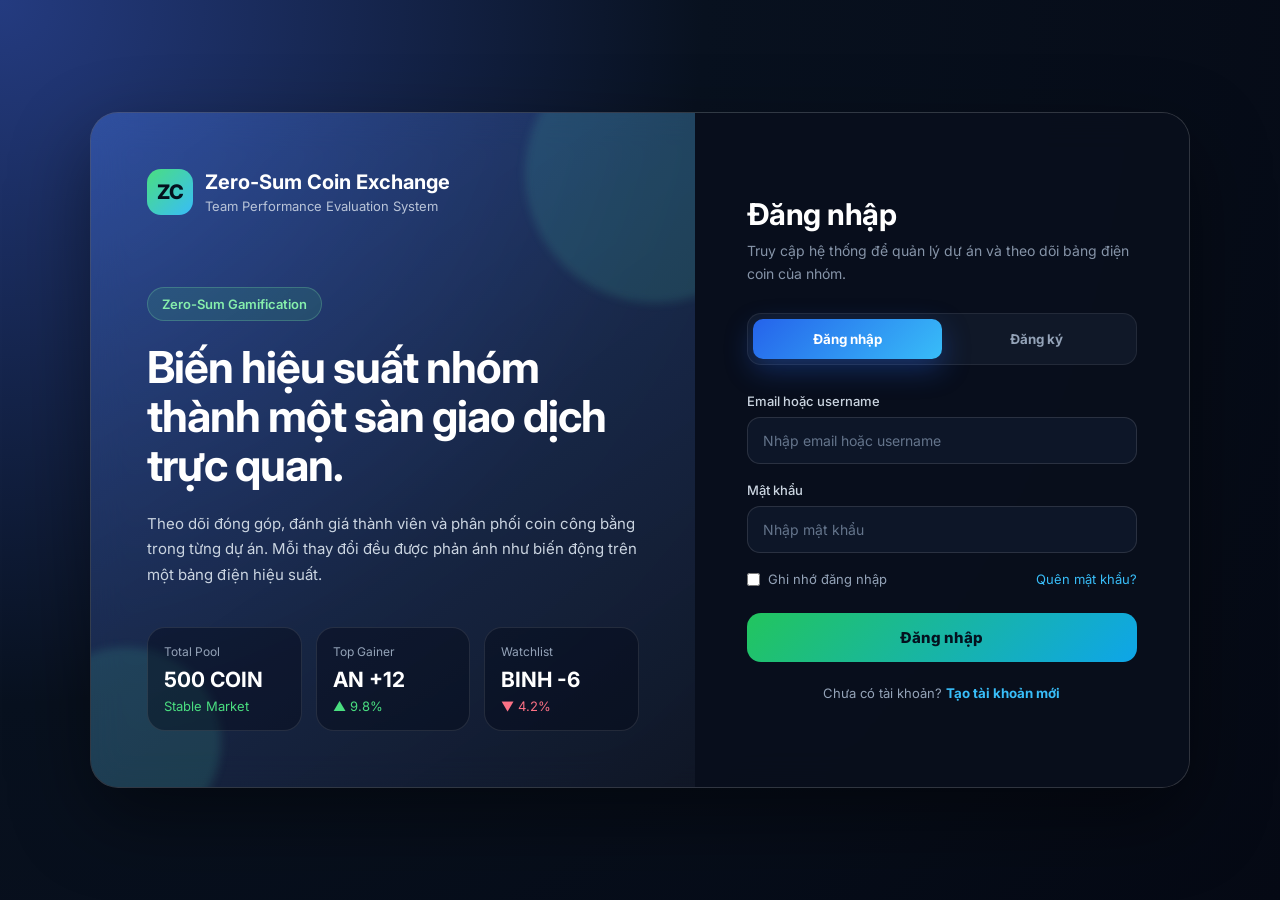
<file: src/main/webapp/index.html>
<!DOCTYPE html>
<html lang="vi">
<head>
  <meta charset="UTF-8" />
  <meta name="viewport" content="width=device-width, initial-scale=1.0" />
  <title>Zero-Sum Coin Exchange | Authentication</title>

  <link rel="preconnect" href="https://fonts.googleapis.com" />
  <link rel="preconnect" href="https://fonts.gstatic.com" />
  <link
    href="https://fonts.googleapis.com/css2?family=Inter:wght@400;500;600;700;800&display=swap"
    rel="stylesheet"
  />

  <link rel="stylesheet" href="assets/css/auth.css" />
</head>

<body>
  <main class="auth-wrapper">
    <section class="intro-panel">
      <div class="brand">
        <div class="brand-icon">ZC</div>
        <div class="brand-text">
          <h2>Zero-Sum Coin Exchange</h2>
          <p>Team Performance Evaluation System</p>
        </div>
      </div>

      <div class="intro-content">
        <div class="tag">Zero-Sum Gamification</div>
        <h1>Biến hiệu suất nhóm thành một sàn giao dịch trực quan.</h1>
        <p>
          Theo dõi đóng góp, đánh giá thành viên và phân phối coin công bằng trong từng dự án.
          Mỗi thay đổi đều được phản ánh như biến động trên một bảng điện hiệu suất.
        </p>
      </div>

      <div class="market-preview">
        <div class="market-card">
          <span>Total Pool</span>
          <strong>500 COIN</strong>
          <div class="up">Stable Market</div>
        </div>

        <div class="market-card">
          <span>Top Gainer</span>
          <strong>AN +12</strong>
          <div class="up">▲ 9.8%</div>
        </div>

        <div class="market-card">
          <span>Watchlist</span>
          <strong>BINH -6</strong>
          <div class="down">▼ 4.2%</div>
        </div>
      </div>
    </section>

    <section class="form-panel">
      <div class="auth-box">
        <h2 id="formTitle">Đăng nhập</h2>
        <p class="subtitle" id="formSubtitle">
          Truy cập hệ thống để quản lý dự án và theo dõi bảng điện coin của nhóm.
        </p>

        <div class="tabs">
          <button class="tab-btn active" id="loginTab" type="button">Đăng nhập</button>
          <button class="tab-btn" id="registerTab" type="button">Đăng ký</button>
        </div>

        <div class="message-box" id="messageBox"></div>

        <!-- LOGIN FORM -->
        <form class="form active" id="loginForm" action="LoginServlet" method="post">
          <div class="form-group">
            <label for="loginEmail">Email hoặc username</label>
            <input
              type="text"
              id="loginEmail"
              name="username"
              placeholder="Nhập email hoặc username"
              autocomplete="username"
              required
            />
          </div>

          <div class="form-group">
            <label for="loginPassword">Mật khẩu</label>
            <input
              type="password"
              id="loginPassword"
              name="password"
              placeholder="Nhập mật khẩu"
              autocomplete="current-password"
              required
            />
          </div>

          <div class="form-options">
            <label>
              <input type="checkbox" name="remember" />
              Ghi nhớ đăng nhập
            </label>

            <button class="forgot-link" type="button" id="forgotPasswordBtn">
              Quên mật khẩu?
            </button>
          </div>

          <button class="submit-btn" type="submit">Đăng nhập</button>

          <p class="hint">
            Chưa có tài khoản?
            <button type="button" data-target="register">Tạo tài khoản mới</button>
          </p>
        </form>

        <!-- REGISTER FORM -->
        <form class="form" id="registerForm" action="RegisterServlet" method="post">
          <div class="form-group">
            <label for="fullName">Họ và tên</label>
            <input
              type="text"
              id="fullName"
              name="fullName"
              placeholder="Nhập họ và tên"
              autocomplete="name"
              required
            />
          </div>

          <div class="form-group">
            <label for="registerEmail">Email</label>
            <input
              type="email"
              id="registerEmail"
              name="email"
              placeholder="Nhập email"
              autocomplete="email"
              required
            />
          </div>

          <div class="form-group">
            <label for="registerUsername">Username</label>
            <input
              type="text"
              id="registerUsername"
              name="username"
              placeholder="VD: tramnguyen"
              autocomplete="username"
              required
            />
          </div>

          <div class="form-group">
            <label for="registerPassword">Mật khẩu</label>
            <input
              type="password"
              id="registerPassword"
              name="password"
              placeholder="Tạo mật khẩu"
              autocomplete="new-password"
              required
            />
          </div>

          <div class="form-group">
            <label for="confirmPassword">Xác nhận mật khẩu</label>
            <input
              type="password"
              id="confirmPassword"
              name="confirmPassword"
              placeholder="Nhập lại mật khẩu"
              autocomplete="new-password"
              required
            />
          </div>

          <button class="submit-btn" type="submit">Tạo tài khoản</button>

          <p class="hint">
            Đã có tài khoản?
            <button type="button" data-target="login">Đăng nhập ngay</button>
          </p>
        </form>

        <!-- FORGOT PASSWORD FORM -->
        <form class="form" id="forgotPasswordForm" action="ForgotPasswordServlet" method="post">
          <div class="form-group">
            <label for="forgotEmail">Email khôi phục</label>
            <input
              type="email"
              id="forgotEmail"
              name="email"
              placeholder="Nhập email đã đăng ký"
              autocomplete="email"
              required
            />
          </div>

          <div class="form-group">
            <label for="forgotNewPassword">Mật khẩu mới</label>
            <input
              type="password"
              id="forgotNewPassword"
              name="newPassword"
              placeholder="Nhập mật khẩu mới"
              autocomplete="new-password"
              required
            />
          </div>

          <button class="submit-btn" type="submit">Gửi yêu cầu khôi phục</button>

          <p class="hint">
            Đã nhớ mật khẩu?
            <button type="button" data-target="login">Quay lại đăng nhập</button>
          </p>
        </form>
      </div>
    </section>
  </main>

  <script src="assets/js/auth.js"></script>
</body>
</html>
</file>
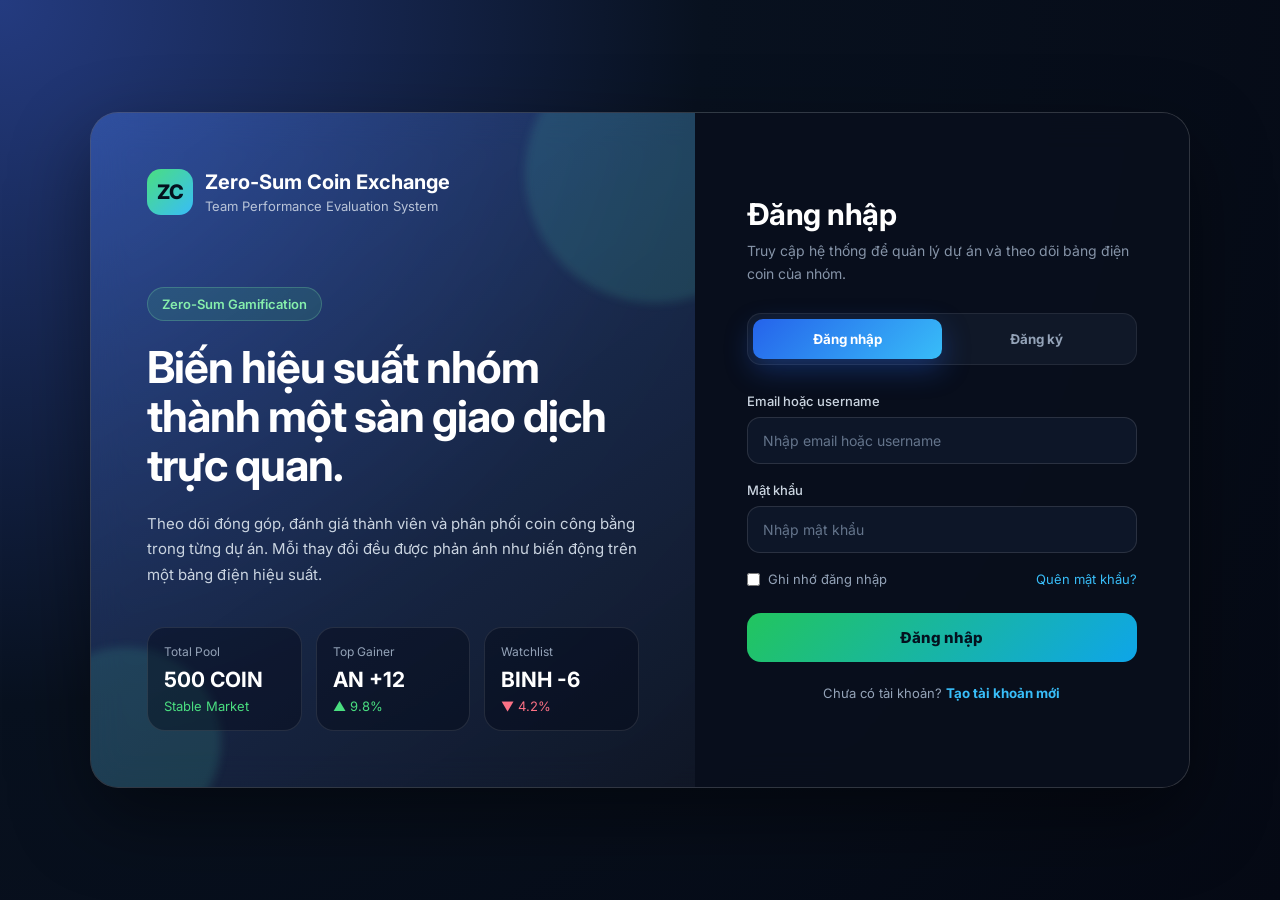
<file: src/main/webapp/account.html>
<!DOCTYPE html><html lang="vi"><head><meta charset="UTF-8"><meta name="viewport" content="width=device-width,initial-scale=1"><title>Tài khoản | Zero-Sum</title><link href="https://fonts.googleapis.com/css2?family=Inter:wght@400;600;700;800;900&display=swap" rel="stylesheet"><link rel="stylesheet" href="assets/css/projects.css"></head><body><div class="app-shell"><aside class="sidebar"><div class="brand"><div class="brand-icon">ZC</div><div class="brand-text"><h2>Zero-Sum</h2><p>Coin Exchange</p></div></div><nav class="menu"><a class="menu-item" href="projects.html">Trang chủ</a><a class="menu-item" href="projects.html">Dự án</a><a class="menu-item" href="notifications.html">Thông báo</a><a class="menu-item active" href="account.html">Tài khoản</a><a class="menu-item" href="faq.html">FQA</a><button class="menu-item logout-btn" id="logoutBtn" type="button">Đăng xuất</button></nav><div class="sidebar-card"><span>User Profile</span><strong>Tài khoản</strong><p>Quản lý ảnh đại diện, tên hiển thị, email và mật khẩu đăng nhập.</p></div></aside><main class="main-content"><header class="topbar"><div><p class="eyebrow">Tài khoản</p><h1>Thông tin người dùng</h1><p class="page-desc">Cập nhật hồ sơ cá nhân theo giao diện Zero-Sum.</p></div></header><section class="profile-layout"><div class="profile-card"><div class="profile-avatar" id="avatarPreview">ZC</div><h2 id="profileName">Team Member</h2><p id="profileEmail">user@gmail.com</p><input id="avatarInput" type="file" accept="image/*" style="display:none"><button class="secondary-btn" id="uploadAvatarBtn" type="button" style="margin-top:18px">Tải ảnh lên</button></div><div class="panel"><div class="panel-header"><div><h2>Chỉnh sửa tài khoản</h2><p>Đổi tên, email và mật khẩu nếu nhập đúng mật khẩu cũ.</p></div></div><form class="account-form" id="accountForm"><div class="form-group"><label>Tên người dùng</label><input id="displayName" type="text" required></div><div class="form-group"><label>Gmail</label><input id="email" type="email" required></div><div class="form-grid"><div class="form-group"><label>Mật khẩu cũ</label><input id="oldPassword" type="password" placeholder="Nhập mật khẩu hiện tại"></div><div class="form-group"><label>Mật khẩu mới</label><input id="newPassword" type="password" placeholder="Ít nhất 6 ký tự"></div></div><div class="modal-actions"><button class="primary-btn" type="submit">Lưu thay đổi</button></div><p class="page-desc" id="accountMessage"></p></form></div></section></main></div><script src="assets/js/account.js"></script></body></html>
</file>
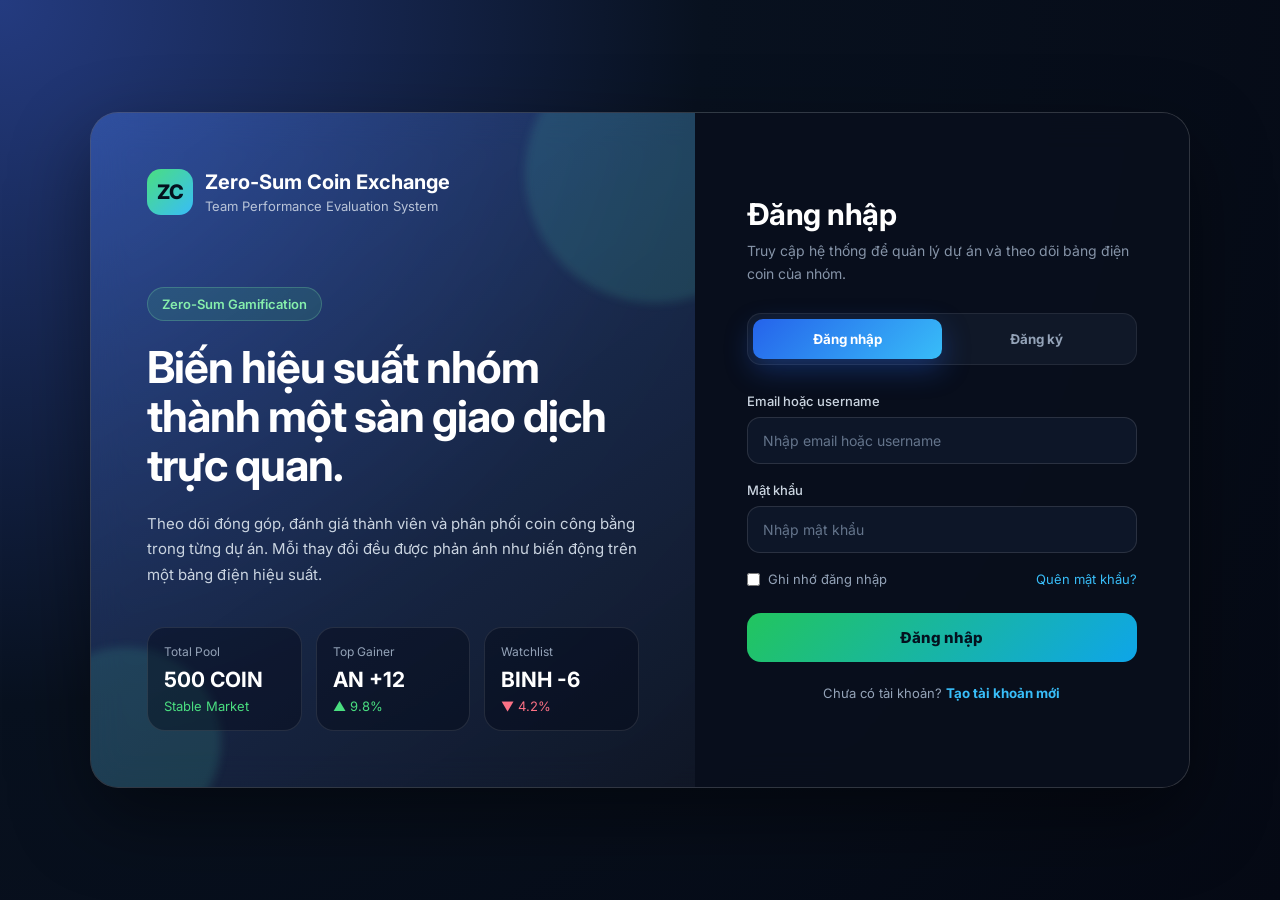
<file: src/main/webapp/auth_ui.html>
<!DOCTYPE html>
<html lang="vi">
<head>
  <meta charset="UTF-8" />
  <meta name="viewport" content="width=device-width, initial-scale=1.0" />
  <title>Zero-Sum Coin Exchange | Authentication</title>

  <link rel="preconnect" href="https://fonts.googleapis.com" />
  <link rel="preconnect" href="https://fonts.gstatic.com"  />
  <link
    href="https://fonts.googleapis.com/css2?family=Inter:wght@400;500;600;700;800&display=swap"
    rel="stylesheet"
  />

  <link rel="stylesheet" href="assets/css/auth.css" />
</head>

<body>
  <main class="auth-wrapper">
    <section class="intro-panel">
      <div class="brand">
        <div class="brand-icon">ZC</div>
        <div class="brand-text">
          <h2>Zero-Sum Coin Exchange</h2>
          <p>Team Performance Evaluation System</p>
        </div>
      </div>

      <div class="intro-content">
        <div class="tag">Zero-Sum Gamification</div>
        <h1>Biến hiệu suất nhóm thành một sàn giao dịch trực quan.</h1>
        <p>
          Theo dõi đóng góp, đánh giá thành viên và phân phối coin công bằng trong từng dự án.
          Mỗi thay đổi đều được phản ánh như biến động trên một bảng điện hiệu suất.
        </p>
      </div>

      <div class="market-preview">
        <div class="market-card">
          <span>Total Pool</span>
          <strong>500 COIN</strong>
          <div class="up">Stable Market</div>
        </div>

        <div class="market-card">
          <span>Top Gainer</span>
          <strong>AN +12</strong>
          <div class="up">▲ 9.8%</div>
        </div>

        <div class="market-card">
          <span>Watchlist</span>
          <strong>BINH -6</strong>
          <div class="down">▼ 4.2%</div>
        </div>
      </div>
    </section>

    <section class="form-panel">
      <div class="auth-box">
        <h2 id="formTitle">Đăng nhập</h2>
        <p class="subtitle" id="formSubtitle">
          Truy cập hệ thống để quản lý dự án và theo dõi bảng điện coin của nhóm.
        </p>

        <div class="tabs">
          <button class="tab-btn active" id="loginTab" type="button">Đăng nhập</button>
          <button class="tab-btn" id="registerTab" type="button">Đăng ký</button>
        </div>

        <div class="message-box" id="messageBox"></div>

        <!-- LOGIN FORM -->
        <form class="form active" id="loginForm" action="LoginServlet" method="post">
          <div class="form-group">
            <label for="loginEmail">Email hoặc username</label>
            <input
              type="text"
              id="loginEmail"
              name="username"
              placeholder="Nhập email hoặc username"
              autocomplete="username"
              required
            />
          </div>

          <div class="form-group">
            <label for="loginPassword">Mật khẩu</label>
            <input
              type="password"
              id="loginPassword"
              name="password"
              placeholder="Nhập mật khẩu"
              autocomplete="current-password"
              required
            />
          </div>

          <div class="form-options">
            <label>
              <input type="checkbox" name="remember" />
              Ghi nhớ đăng nhập
            </label>

            <button class="forgot-link" type="button" id="forgotPasswordBtn">
              Quên mật khẩu?
            </button>
          </div>

          <button class="submit-btn" type="submit">Đăng nhập</button>

          <p class="hint">
            Chưa có tài khoản?
            <button type="button" data-target="register">Tạo tài khoản mới</button>
          </p>
        </form>

        <!-- REGISTER FORM -->
        <form class="form" id="registerForm" action="RegisterServlet" method="post">
          <div class="form-group">
            <label for="fullName">Họ và tên</label>
            <input
              type="text"
              id="fullName"
              name="fullName"
              placeholder="Nhập họ và tên"
              autocomplete="name"
              required
            />
          </div>

          <div class="form-group">
            <label for="registerEmail">Email</label>
            <input
              type="email"
              id="registerEmail"
              name="email"
              placeholder="Nhập email"
              autocomplete="email"
              required
            />
          </div>

		  <div class="form-group">
			<label for="registerUsername">Tên đăng nhập</label>
			<input
			  type="text"
			  id="registerUsername"
			  name="username"
			  placeholder="Nhập tên đăng nhập"
			  autocomplete="username"
			  required
			/>
		  </div>

          <div class="form-group">
            <label for="registerPassword">Mật khẩu</label>
            <input
              type="password"
              id="registerPassword"
              name="password"
              placeholder="Tạo mật khẩu"
              autocomplete="new-password"
              required
            />
          </div>

          <div class="form-group">
            <label for="confirmPassword">Xác nhận mật khẩu</label>
            <input
              type="password"
              id="confirmPassword"
              name="confirmPassword"
              placeholder="Nhập lại mật khẩu"
              autocomplete="new-password"
              required
            />
          </div>

          <button class="submit-btn" type="submit">Tạo tài khoản</button>

          <p class="hint">
            Đã có tài khoản?
            <button type="button" data-target="login">Đăng nhập ngay</button>
          </p>
        </form>

        <form class="form" id="forgotPasswordForm" action="ForgotPasswordServlet" method="post">
  <div class="form-group">
    <label for="forgotEmail">Email khôi phục</label>
    <input
      type="email"
      id="forgotEmail"
      name="email"
      placeholder="Nhập email đã đăng ký"
      autocomplete="email"
      required
    />
  </div>

  <div class="form-group">
    <label for="newPassword">Mật khẩu mới</label>
    <input
      type="password"
      id="newPassword"
      name="newPassword"
      placeholder="Nhập mật khẩu mới"
      autocomplete="new-password"
      required
    />
  </div>

  <div class="form-group">
    <label for="confirmNewPassword">Xác nhận mật khẩu mới</label>
    <input
      type="password"
      id="confirmNewPassword"
      name="confirmNewPassword"
      placeholder="Nhập lại mật khẩu mới"
      autocomplete="new-password"
      required
    />
  </div>

  <button class="submit-btn" type="submit">Cập nhật mật khẩu</button>

  <p class="hint">
    Đã nhớ mật khẩu?
    <button type="button" data-target="login">Quay lại đăng nhập</button>
  </p>
</form>
      </div>
    </section>
  </main>

  <script src="assets/js/auth.js"></script>
</body>
</html>
</file>
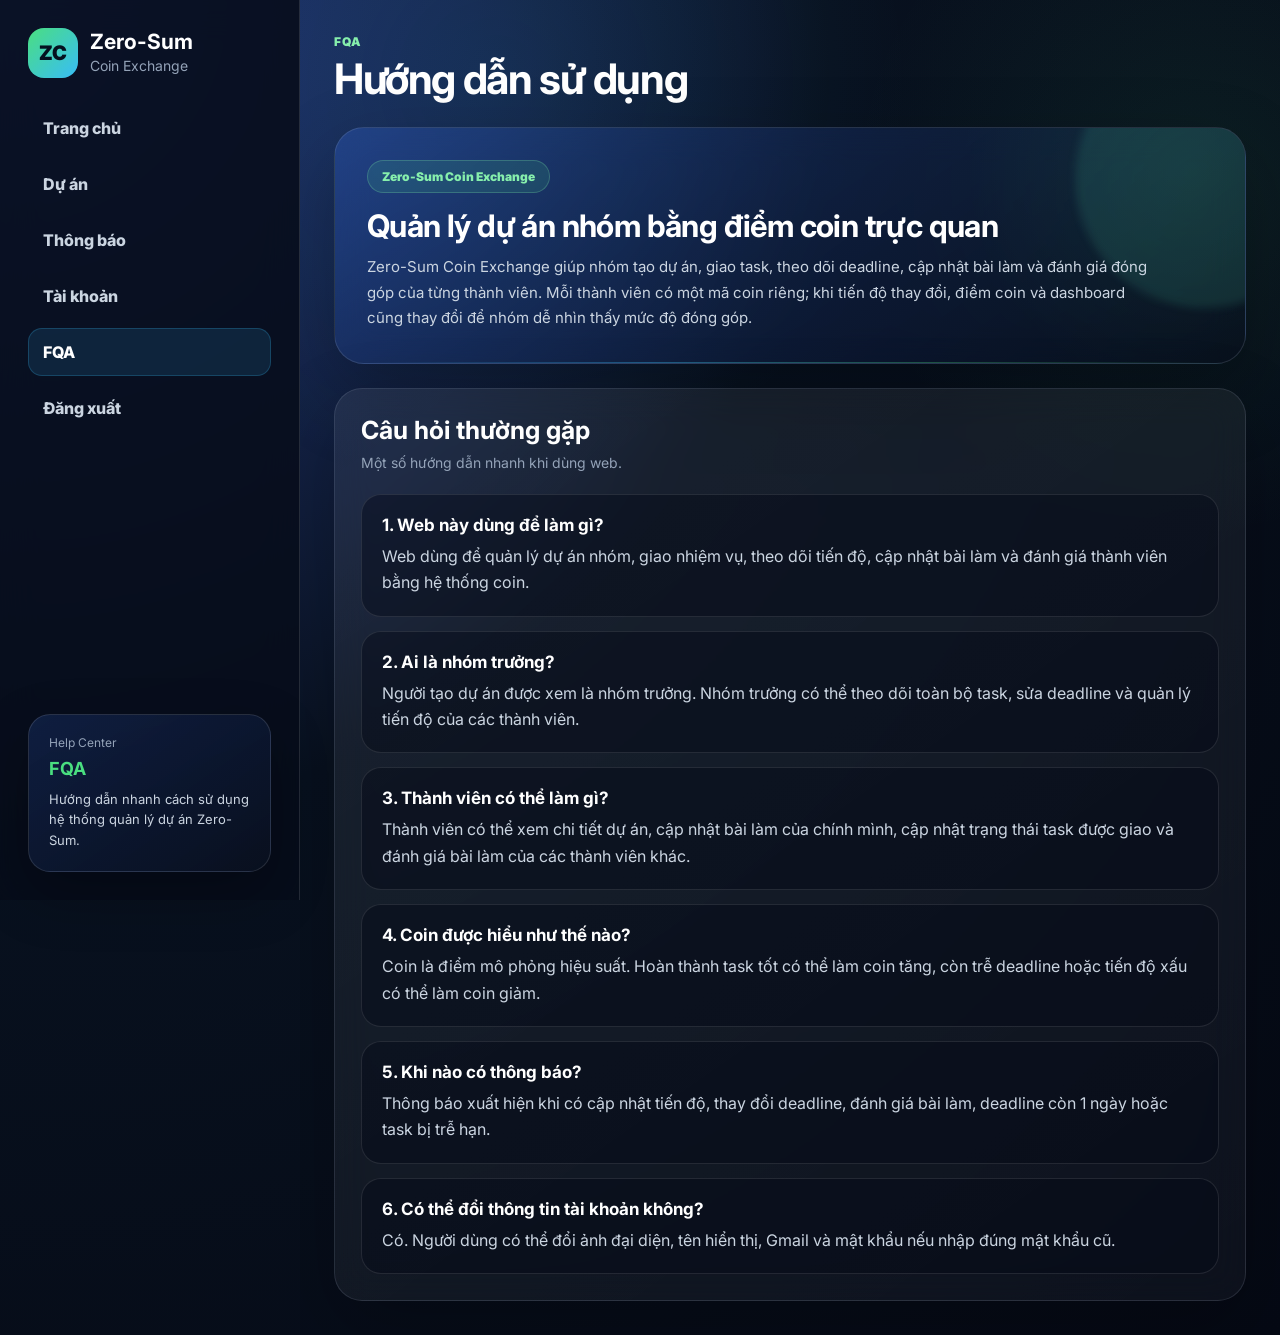
<file: src/main/webapp/faq.html>
<!DOCTYPE html><html lang="vi"><head><meta charset="UTF-8"><meta name="viewport" content="width=device-width,initial-scale=1"><title>FQA | Zero-Sum</title><link href="https://fonts.googleapis.com/css2?family=Inter:wght@400;600;700;800;900&display=swap" rel="stylesheet"><link rel="stylesheet" href="assets/css/projects.css"></head><body><div class="app-shell"><aside class="sidebar"><div class="brand"><div class="brand-icon">ZC</div><div class="brand-text"><h2>Zero-Sum</h2><p>Coin Exchange</p></div></div><nav class="menu"><a class="menu-item" href="projects.html">Trang chủ</a><a class="menu-item" href="projects.html">Dự án</a><a class="menu-item" href="notifications.html">Thông báo</a><a class="menu-item" href="account.html">Tài khoản</a><a class="menu-item active" href="faq.html">FQA</a><button class="menu-item logout-btn" id="logoutBtn" type="button">Đăng xuất</button></nav><div class="sidebar-card"><span>Help Center</span><strong>FQA</strong><p>Hướng dẫn nhanh cách sử dụng hệ thống quản lý dự án Zero-Sum.</p></div></aside><main class="main-content"><header class="topbar"><div><p class="eyebrow">FQA</p><h1>Hướng dẫn sử dụng</h1></div></header><section class="hero-panel"><div><span class="tag">Zero-Sum Coin Exchange</span><h2>Quản lý dự án nhóm bằng điểm coin trực quan</h2><p class="intro-copy">Zero-Sum Coin Exchange giúp nhóm tạo dự án, giao task, theo dõi deadline, cập nhật bài làm và đánh giá đóng góp của từng thành viên. Mỗi thành viên có một mã coin riêng; khi tiến độ thay đổi, điểm coin và dashboard cũng thay đổi để nhóm dễ nhìn thấy mức độ đóng góp.</p></div></section><section class="panel"><div class="panel-header"><div><h2>Câu hỏi thường gặp</h2><p>Một số hướng dẫn nhanh khi dùng web.</p></div></div><div class="faq-grid"><div class="faq-item"><h3>1. Web này dùng để làm gì?</h3><p>Web dùng để quản lý dự án nhóm, giao nhiệm vụ, theo dõi tiến độ, cập nhật bài làm và đánh giá thành viên bằng hệ thống coin.</p></div><div class="faq-item"><h3>2. Ai là nhóm trưởng?</h3><p>Người tạo dự án được xem là nhóm trưởng. Nhóm trưởng có thể theo dõi toàn bộ task, sửa deadline và quản lý tiến độ của các thành viên.</p></div><div class="faq-item"><h3>3. Thành viên có thể làm gì?</h3><p>Thành viên có thể xem chi tiết dự án, cập nhật bài làm của chính mình, cập nhật trạng thái task được giao và đánh giá bài làm của các thành viên khác.</p></div><div class="faq-item"><h3>4. Coin được hiểu như thế nào?</h3><p>Coin là điểm mô phỏng hiệu suất. Hoàn thành task tốt có thể làm coin tăng, còn trễ deadline hoặc tiến độ xấu có thể làm coin giảm.</p></div><div class="faq-item"><h3>5. Khi nào có thông báo?</h3><p>Thông báo xuất hiện khi có cập nhật tiến độ, thay đổi deadline, đánh giá bài làm, deadline còn 1 ngày hoặc task bị trễ hạn.</p></div><div class="faq-item"><h3>6. Có thể đổi thông tin tài khoản không?</h3><p>Có. Người dùng có thể đổi ảnh đại diện, tên hiển thị, Gmail và mật khẩu nếu nhập đúng mật khẩu cũ.</p></div></div></section></main></div><script>document.getElementById('logoutBtn')?.addEventListener('click',()=>{localStorage.clear();location.href='index.html'})</script></body></html>
</file>
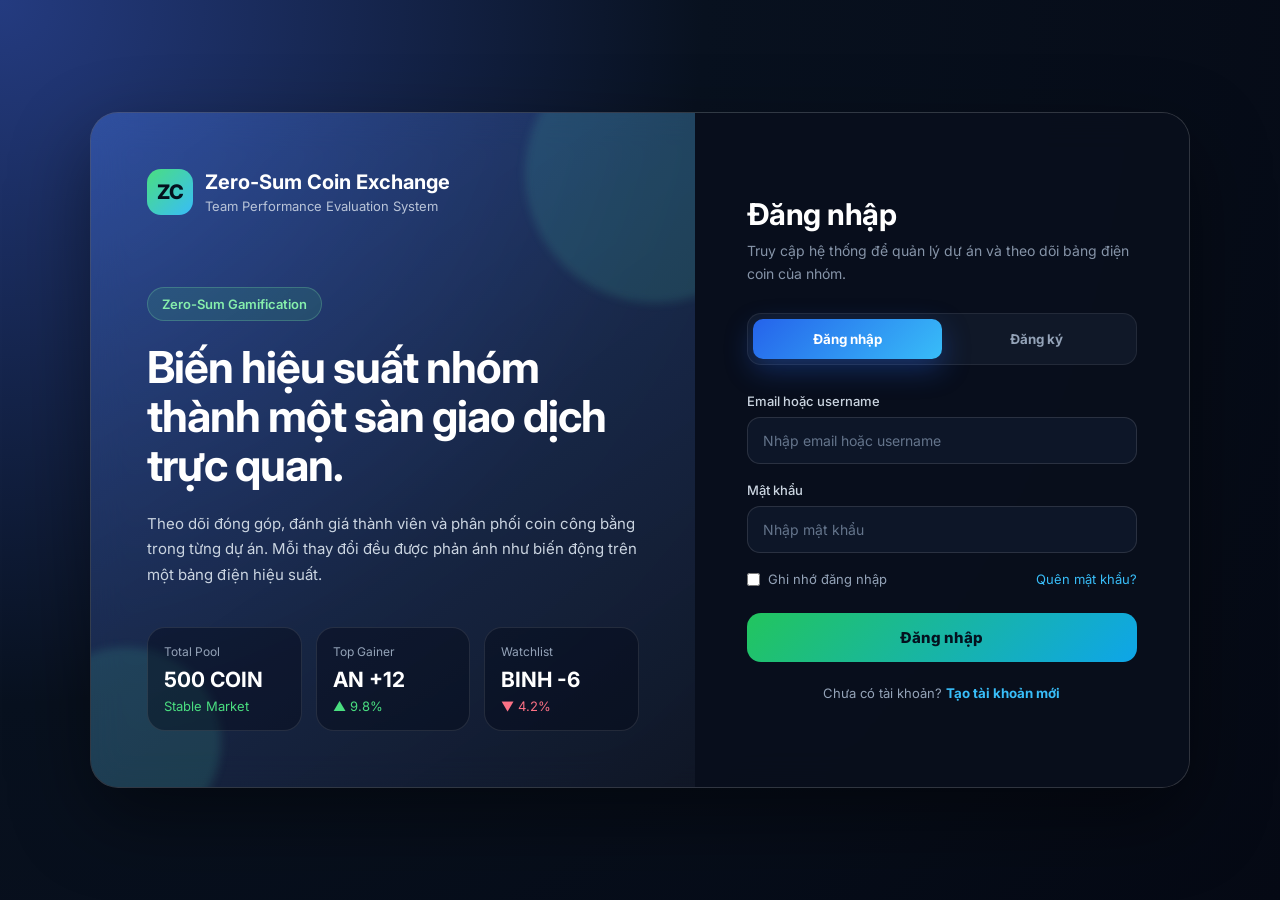
<file: src/main/webapp/notifications.html>
<!DOCTYPE html><html lang="vi"><head><meta charset="UTF-8"><meta name="viewport" content="width=device-width,initial-scale=1"><title>Thông báo | Zero-Sum</title><link href="https://fonts.googleapis.com/css2?family=Inter:wght@400;600;700;800;900&display=swap" rel="stylesheet"><link rel="stylesheet" href="assets/css/projects.css"></head><body><div class="app-shell"><aside class="sidebar"><div class="brand"><div class="brand-icon">ZC</div><div class="brand-text"><h2>Zero-Sum</h2><p>Coin Exchange</p></div></div><nav class="menu"><a class="menu-item" href="projects.html">Trang chủ</a><a class="menu-item" href="projects.html">Dự án</a><a class="menu-item active" href="notifications.html">Thông báo</a><a class="menu-item" href="account.html">Tài khoản</a><a class="menu-item" href="faq.html">FQA</a><button class="menu-item logout-btn" id="logoutBtn" type="button">Đăng xuất</button></nav><div class="sidebar-card"><span>Notification Center</span><strong>Cập nhật</strong><p>Theo dõi deadline, đánh giá, thay đổi tiến độ và cảnh báo trễ hạn.</p></div></aside><main class="main-content"><header class="topbar"><div><p class="eyebrow">Thông báo</p><h1>Trung tâm thông báo</h1><p class="page-desc">Các thay đổi quan trọng trong dự án sẽ được tổng hợp tại đây.</p></div></header><section class="stats-grid"><article class="stat-card"><span>Tất cả</span><strong id="noticeTotal">0</strong><p>Thông báo</p></article><article class="stat-card"><span>Sắp đến hạn</span><strong id="noticeDue">0</strong><p class="up">Báo trước 1 ngày</p></article><article class="stat-card"><span>Update</span><strong id="noticeUpdate">0</strong><p>Cập nhật mới</p></article><article class="stat-card"><span>Nghiêm trọng</span><strong id="noticeDanger">0</strong><p class="down">Trễ deadline</p></article></section><section class="panel"><div class="panel-header"><div><h2>Thông báo dự án</h2><p>Cảnh báo deadline, cập nhật tiến độ và đánh giá bài làm.</p></div></div><div class="notice-grid" id="noticeList"></div><div class="empty-state" id="emptyState">Chưa có thông báo nào.</div></section></main></div><script src="assets/js/notifications.js"></script></body></html>
</file>
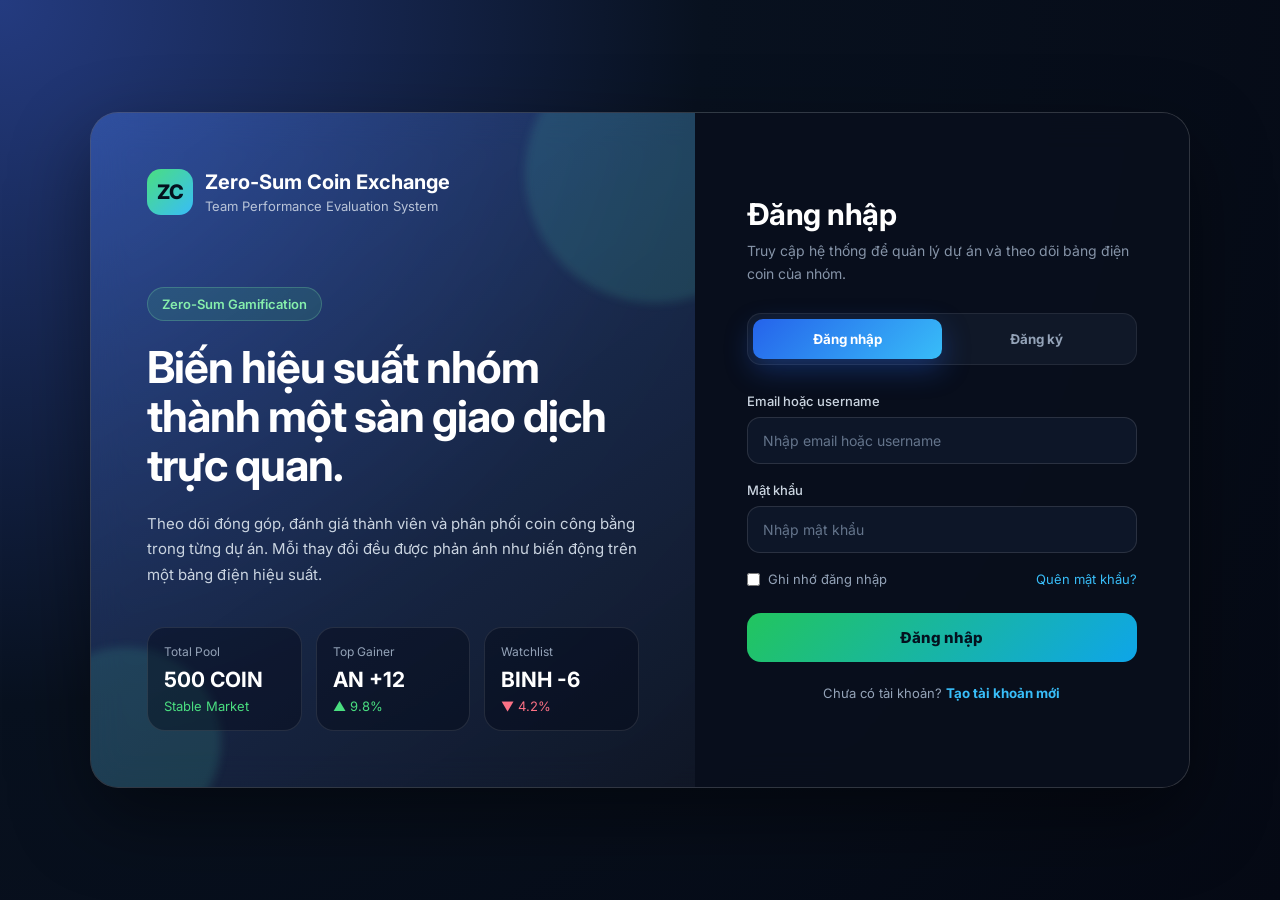
<file: src/main/webapp/project-detail.html>
<!DOCTYPE html>
<html lang="vi">
<head>
  <meta charset="UTF-8" />
  <meta name="viewport" content="width=device-width, initial-scale=1.0" />
  <title>Zero-Sum Coin Exchange | Chi tiết dự án</title>
  <link rel="preconnect" href="https://fonts.googleapis.com" />
  <link rel="preconnect" href="https://fonts.gstatic.com"  />
  <link href="https://fonts.googleapis.com/css2?family=Inter:wght@400;500;600;700;800;900&display=swap" rel="stylesheet" />
  <link rel="stylesheet" href="assets/css/project-detail.css" />
</head>
<body>
  <div class="app-shell">
    <aside class="sidebar">
      <div class="brand"><div class="brand-icon">ZC</div><div class="brand-text"><h2>Zero-Sum</h2><p>Coin Exchange</p></div></div>
      <nav class="menu">
        <a class="menu-item" href="projects.html">Trang chủ</a>
        <button class="menu-item project-menu-toggle active" id="projectMenuToggle" type="button">Dự án</button>
        <div class="project-submenu" id="sidebarProjectList"></div>
        <a class="menu-item" href="notifications.html">Thông báo</a>
        <a class="menu-item" href="account.html">Tài khoản</a>
        <a class="menu-item" href="faq.html">FQA</a>
        <button class="menu-item logout-btn" id="logoutBtn" type="button">Đăng xuất</button>
      </nav>
      <div class="sidebar-card"><span>Current project</span><strong id="sidebarProjectCode">PROJECT</strong><p id="roleNote">Theo dõi coin, bài làm và đánh giá đóng góp của từng thành viên.</p></div>
    </aside>

    <main class="main-content" id="detail">
      <header class="topbar">
        <div><p class="eyebrow">Tên dự án</p><h1 id="projectName">Tên dự án</h1><p class="page-desc" id="projectDesc">Mô tả dự án</p></div>
        <div class="account-box" id="account"><span>Xin chào</span><strong id="currentUserName">Team Member</strong><em id="currentUserRole">Member</em></div>
      </header>

      <section class="project-summary">
        <article><span>Project index</span><strong id="marketIndex">0.00</strong><p id="marketChange" class="up">▲ 0.00%</p></article>
        <article><span>Thành viên</span><strong id="memberCount">0</strong><p>Mã coin cá nhân</p></article>
        <article><span>Tổng task</span><strong id="taskCount">0</strong><p>Đang theo dõi</p></article>
        <article><span>Deadline</span><strong id="deadlineText">--</strong><p>Ngày kết thúc</p></article>
      </section>

      <section class="panel chart-panel">
        <div class="panel-header"><div><h2>Dashboard tiến độ coin</h2><p>Theo dõi biến động coin của từng thành viên theo thời gian.</p></div><button class="secondary-btn" id="simulateMarketBtn" type="button">Cập nhật tiến độ</button></div>
        <div class="chart-wrap"><canvas id="coinChart" width="1200" height="460" aria-label="Biểu đồ coin theo thời gian"></canvas></div>
        <div class="legend" id="chartLegend"></div>
      </section>

      <section class="panel board-panel">
        <div class="panel-header small"><div><h2>Bảng coin thành viên</h2><p>Tổng quan giá trị coin và thay đổi phiên gần nhất.</p></div></div>
        <div class="market-board-grid" id="marketBoard"></div>
      </section>

      <section class="panel" id="members">
        <div class="panel-header"><div><h2>Thành viên & bài làm</h2><p>Thành viên cập nhật bài của mình; mọi người đều xem và đánh giá bài làm của nhau.</p></div></div>
        <div class="member-grid" id="memberGrid"></div>
      </section>
    </main>
  </div>

  <div class="modal" id="taskModal" aria-hidden="true">
    <div class="modal-content large-modal">
      <button class="close-btn" id="closeTaskModal" type="button">×</button>
      <div class="modal-title"><span class="tag">Task Detail</span><h2 id="modalMemberName">Chi tiết thành viên</h2><p id="modalMemberMeta">Xem chi tiết bài làm và đánh giá đóng góp.</p></div>
      <div class="score-note"><strong>Thang đánh giá:</strong><span>1⭐ Tệ, cần làm lại</span><span>2⭐ Cần chỉnh sửa</span><span>3⭐ Đạt yêu cầu</span><span>4⭐ Tốt</span><span>5⭐ Xuất sắc</span></div>
      <div class="table-wrap"><table><thead><tr><th>Task</th><th>Deadline</th><th>Trạng thái</th><th>Bài làm / cập nhật</th><th>Đánh giá</th></tr></thead><tbody id="modalTaskBody"></tbody></table></div>
      <div class="modal-actions"><button class="primary-btn" id="saveTaskUpdates" type="button">Lưu cập nhật</button></div>
    </div>
  </div>

  <script src="assets/js/project-detail.js"></script>
</body>
</html>
</file>
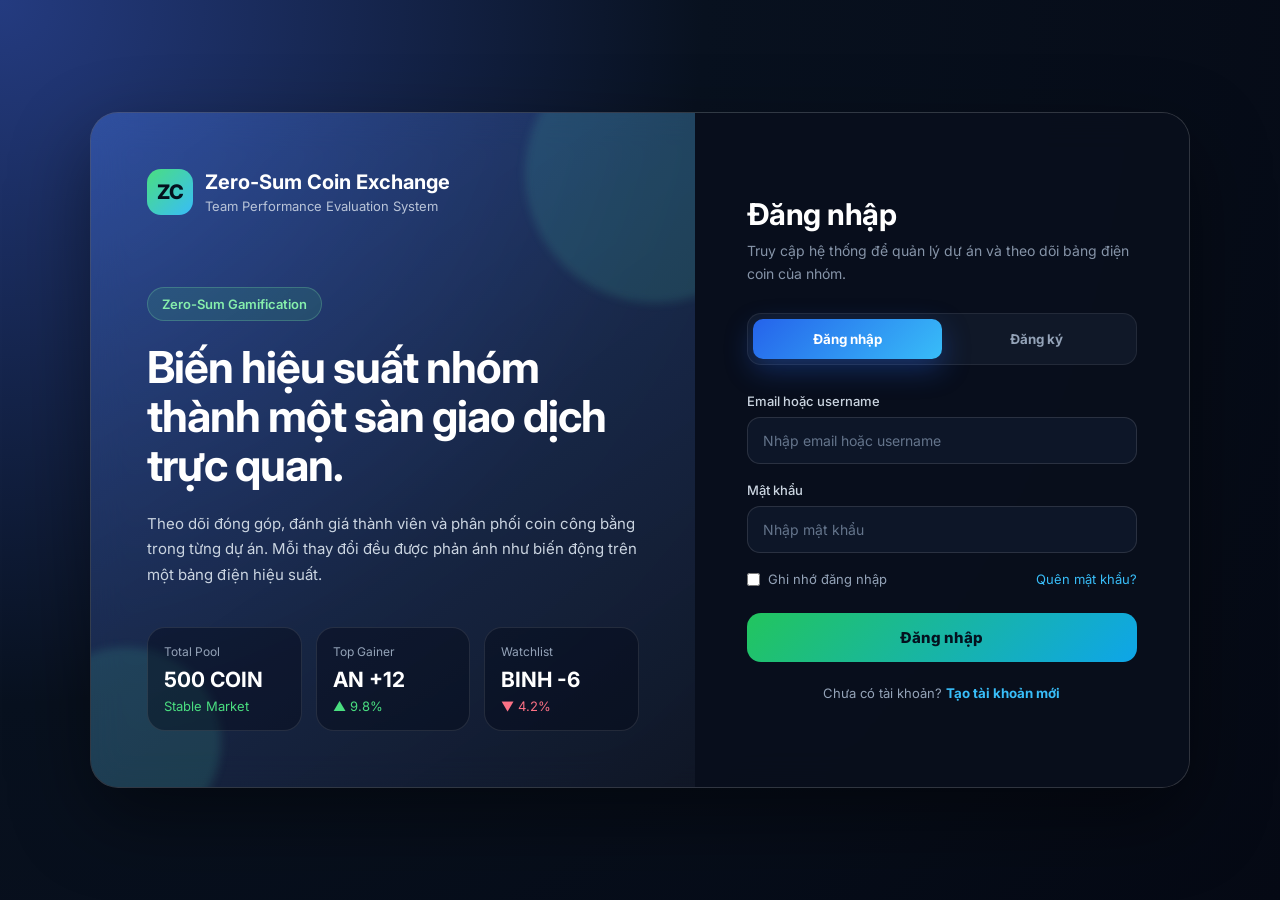
<file: src/main/webapp/projects.html>
<!DOCTYPE html>
<html lang="vi">
<head>
  <meta charset="UTF-8" />
  <meta name="viewport" content="width=device-width, initial-scale=1.0" />
  <title>Zero-Sum Coin Exchange | Quản lý dự án</title>
  <link rel="preconnect" href="https://fonts.googleapis.com" />
  <link rel="preconnect" href="https://fonts.gstatic.com"  />
  <link href="https://fonts.googleapis.com/css2?family=Inter:wght@400;500;600;700;800;900&display=swap" rel="stylesheet" />
  <link rel="stylesheet" href="assets/css/projects.css" />
</head>
<body>
  <div class="app-shell">
    <aside class="sidebar">
      <div class="brand">
        <div class="brand-icon">ZC</div>
        <div class="brand-text"><h2>Zero-Sum</h2><p>Coin Exchange</p></div>
      </div>

      <nav class="menu">
        <a class="menu-item active" href="projects.html">Trang chủ</a>
        <button class="menu-item project-menu-toggle" id="projectMenuToggle" type="button">Dự án</button>
        <div class="project-submenu" id="sidebarProjectList"></div>
        <a class="menu-item" href="notifications.html">Thông báo</a>
        <a class="menu-item" href="account.html">Tài khoản</a>
        <a class="menu-item" href="faq.html">FQA</a>
        <button class="menu-item logout-btn" id="logoutBtn" type="button">Đăng xuất</button>
      </nav>

      <div class="sidebar-card">
        <span>Workspace</span>
        <strong>Project Hub</strong>
        <p>Quản lý project, thành viên, task và coin hiệu suất trong một không gian thống nhất.</p>
      </div>
    </aside>

    <main class="main-content">
      <header class="topbar">
        <div>
          <p class="eyebrow">Trang chủ</p>
          <h1>Quản lý dự án</h1>
        </div>
        <div class="account-box" id="account"><span>Xin chào</span><strong id="currentUserName">Team Member</strong></div>
      </header>

      <section class="hero-panel">
        <div>
          <span class="tag">Zero-Sum Project Market</span>
          <h2>Theo dõi và quản lý dự án của bạn theo cách riêng</h2>
          <p>Biến việc làm việc nhóm trở nên thú vị và hiệu quả hơn với những ý tưởng mới.</p>
        </div>
        <button class="primary-btn" id="openCreateModal" type="button">+ Tạo dự án mới</button>
      </section>

      <section class="stats-grid">
        <article class="stat-card"><span>Tổng dự án</span><strong id="totalProjects">0</strong><p>Đang được quản lý</p></article>
        <article class="stat-card"><span>Dự án đang chạy</span><strong id="activeProjects">0</strong><p class="up">Đang hoạt động</p></article>
        <article class="stat-card"><span>Tổng thành viên</span><strong id="totalMembers">0</strong><p>Các mã coin cá nhân</p></article>
        <article class="stat-card"><span>Tổng task</span><strong id="totalTasks">0</strong><p>Đã được giao</p></article>
      </section>

      <section class="panel project-panel">
        <div class="panel-header">
          <div><h2>Dự án của bạn</h2><p>Chọn một dự án để xem dashboard, bài làm và đánh giá thành viên.</p></div>
          <div class="filter-group">
            <input id="searchProjectInput" type="text" placeholder="Tìm dự án..." />
            <select id="statusFilter">
              <option value="all">Tất cả</option>
              <option value="active">Đang chạy</option>
              <option value="warning">Có rủi ro</option>
              <option value="done">Hoàn thành</option>
            </select>
          </div>
        </div>
        <div class="project-list" id="projectList"></div>
        <div class="empty-state" id="emptyState">Chưa có dự án phù hợp.</div>
      </section>
    </main>
  </div>

  <div class="modal" id="projectModal" aria-hidden="true">
    <div class="modal-content large-modal">
      <button class="close-btn" id="closeModal" type="button">×</button>
      <div class="modal-title">
        <span class="tag">Create Project</span>
        <h2>Tạo dự án mới</h2>
        <p>Điền thông tin dự án, thêm thành viên, giao task và gán coin khởi tạo.</p>
      </div>

      <form id="createProjectForm" action="GroupServlet" method="post">
        <div class="form-grid">
          <div class="form-group"><label for="projectName">Tên dự án *</label><input id="projectName" name="groupName" type="text" placeholder="VD: Web Tracking Behavior" required /></div>
          <div class="form-group"><label for="projectDeadline">Deadline *</label><input id="projectDeadline" type="date" required /></div>
        </div>

        <div class="form-group"><label for="projectDesc">Mô tả dự án</label><textarea id="projectDesc" rows="3" placeholder="Mô tả ngắn mục tiêu, phạm vi hoặc yêu cầu của dự án..."></textarea></div>

        <div class="section-box">
          <div class="section-head"><div><h3>Thành viên và coin khởi tạo</h3><p>Mỗi thành viên là một mã coin trong dự án.</p></div><button class="secondary-btn" id="addMemberBtn" type="button">+ Thêm thành viên</button></div>
          <div id="memberList" class="dynamic-list"></div>
        </div>

        <div class="section-box">
          <div class="section-head"><div><h3>Task của dự án</h3><p>Giao task cho từng thành viên bằng user_id. Cột “Coin thưởng/phạt” là số coin dùng để cộng khi hoàn thành tốt hoặc trừ khi trễ hạn.</p></div><button class="secondary-btn" id="addTaskBtn" type="button">+ Thêm task</button></div>
          <div id="taskList" class="dynamic-list"></div>
        </div>

        <div class="modal-actions">
          <button class="ghost-btn" id="cancelCreateBtn" type="button">Hủy</button>
          <button class="primary-btn" type="submit">Tạo dự án</button>
        </div>
      </form>
    </div>
  </div>

  <script src="assets/js/projects.js"></script>
</body>
</html>
</file>
<file: src/main/webapp/assets/css/auth.css>
* {
  margin: 0;
  padding: 0;
  box-sizing: border-box;
  font-family: 'Inter', -apple-system, BlinkMacSystemFont, 'Segoe UI', sans-serif;
}

body {
  min-height: 100vh;
  background: radial-gradient(circle at top left, #243b80, #08111f 45%, #050914);
  color: #ffffff;
  display: flex;
  align-items: center;
  justify-content: center;
  padding: 24px;
  -webkit-font-smoothing: antialiased;
  -moz-osx-font-smoothing: grayscale;
}

.auth-wrapper {
  width: 100%;
  max-width: 1100px;
  min-height: 640px;
  display: grid;
  grid-template-columns: 1.1fr 0.9fr;
  background: rgba(255, 255, 255, 0.06);
  border: 1px solid rgba(255, 255, 255, 0.12);
  border-radius: 28px;
  overflow: hidden;
  box-shadow: 0 30px 80px rgba(0, 0, 0, 0.45);
  backdrop-filter: blur(18px);
}

.intro-panel {
  padding: 56px;
  background: linear-gradient(145deg, rgba(58, 118, 255, 0.32), rgba(12, 19, 36, 0.6));
  position: relative;
  overflow: hidden;
}

.intro-panel::before,
.intro-panel::after {
  content: "";
  position: absolute;
  border-radius: 999px;
  background: rgba(80, 220, 180, 0.14);
  filter: blur(4px);
}

.intro-panel::before {
  width: 260px;
  height: 260px;
  right: -90px;
  top: -70px;
}

.intro-panel::after {
  width: 190px;
  height: 190px;
  left: -60px;
  bottom: -50px;
}

.brand {
  display: flex;
  align-items: center;
  gap: 12px;
  margin-bottom: 72px;
  position: relative;
  z-index: 1;
}

.brand-icon {
  width: 46px;
  height: 46px;
  border-radius: 14px;
  background: linear-gradient(135deg, #4ade80, #38bdf8);
  color: #04111f;
  font-weight: 800;
  display: flex;
  align-items: center;
  justify-content: center;
  font-size: 20px;
}

.brand-text h2 {
  font-size: 20px;
  margin-bottom: 4px;
}

.brand-text p {
  color: #b9c4d8;
  font-size: 13px;
}

.intro-content {
  position: relative;
  z-index: 1;
}

.intro-content .tag {
  display: inline-flex;
  padding: 8px 14px;
  border-radius: 999px;
  background: rgba(74, 222, 128, 0.13);
  color: #86efac;
  font-size: 13px;
  font-weight: 600;
  margin-bottom: 22px;
  border: 1px solid rgba(134, 239, 172, 0.24);
}

.intro-content h1 {
  font-size: 44px;
  line-height: 1.12;
  margin-bottom: 20px;
  letter-spacing: -1px;
}

.intro-content p {
  color: #cbd5e1;
  line-height: 1.7;
  max-width: 500px;
  font-size: 15px;
  margin-bottom: 34px;
}

.market-preview {
  display: grid;
  grid-template-columns: repeat(3, 1fr);
  gap: 14px;
  margin-top: 40px;
  position: relative;
  z-index: 1;
}

.market-card {
  padding: 16px;
  border-radius: 18px;
  background: rgba(3, 8, 23, 0.42);
  border: 1px solid rgba(255, 255, 255, 0.1);
}

.market-card span {
  display: block;
  color: #94a3b8;
  font-size: 12px;
  margin-bottom: 8px;
}

.market-card strong {
  font-size: 21px;
}

.market-card .up {
  color: #4ade80;
  font-size: 13px;
  margin-top: 6px;
}

.market-card .down {
  color: #fb7185;
  font-size: 13px;
  margin-top: 6px;
}

.form-panel {
  background: rgba(7, 13, 27, 0.88);
  padding: 56px 46px;
  display: flex;
  align-items: center;
  justify-content: center;
}

.auth-box {
  width: 100%;
  max-width: 390px;
}

.auth-box h2 {
  font-size: 30px;
  margin-bottom: 8px;
  letter-spacing: -0.5px;
}

.subtitle {
  color: #94a3b8;
  font-size: 14px;
  margin-bottom: 28px;
  line-height: 1.6;
  font-weight: 400;
  opacity: 0.9;
}

.tabs {
  display: grid;
  grid-template-columns: 1fr 1fr;
  background: #101828;
  border-radius: 14px;
  padding: 5px;
  margin-bottom: 28px;
  border: 1px solid rgba(255, 255, 255, 0.08);
}

.tabs.is-hidden {
  display: none;
}

.tab-btn {
  border: none;
  border-radius: 10px;
  padding: 12px 10px;
  background: transparent;
  color: #94a3b8;
  font-weight: 700;
  cursor: pointer;
  transition: 0.25s;
}

.tab-btn.active {
  background: linear-gradient(135deg, #2563eb, #38bdf8);
  color: #ffffff;
  box-shadow: 0 10px 28px rgba(37, 99, 235, 0.35);
}

.form {
  display: none;
}

.form.active {
  display: block;
}

.form-group {
  margin-bottom: 18px;
}

.form-group label {
  display: block;
  font-size: 13px;
  color: #cbd5e1;
  margin-bottom: 8px;
  font-weight: 500;
}

.form-group input,
.form-group select {
  width: 100%;
  padding: 14px 15px;
  border-radius: 13px;
  border: 1px solid rgba(255, 255, 255, 0.12);
  background: rgba(15, 23, 42, 0.92);
  color: #ffffff;
  outline: none;
  transition: 0.2s;
  font-size: 14px;
}

.form-group input:focus,
.form-group select:focus {
  border-color: #38bdf8;
  box-shadow: 0 0 0 3px rgba(56, 189, 248, 0.14);
}

.form-group input::placeholder {
  color: #64748b;
}

.form-options {
  display: flex;
  align-items: center;
  justify-content: space-between;
  margin-bottom: 22px;
  font-size: 13px;
  color: #94a3b8;
  gap: 12px;
}

.form-options label {
  display: flex;
  align-items: center;
  gap: 8px;
  cursor: pointer;
}

.forgot-link {
  border: none;
  background: none;
  color: #38bdf8;
  font-size: 13px;
  cursor: pointer;
  padding: 0;
}

.forgot-link:hover {
  text-decoration: underline;
}

.submit-btn {
  width: 100%;
  border: none;
  padding: 15px;
  border-radius: 14px;
  background: linear-gradient(135deg, #22c55e, #0ea5e9);
  color: #04111f;
  font-size: 15px;
  font-weight: 800;
  cursor: pointer;
  transition: 0.25s;
  margin-top: 4px;
}

.submit-btn:hover {
  transform: translateY(-2px);
  box-shadow: 0 18px 35px rgba(34, 197, 94, 0.22);
}

.submit-btn:disabled {
  transform: none;
  box-shadow: none;
}

.hint {
  text-align: center;
  color: #94a3b8;
  font-size: 13px;
  margin-top: 22px;
  line-height: 1.5;
}

.hint button {
  border: none;
  background: none;
  color: #38bdf8;
  font-weight: 700;
  cursor: pointer;
}

.hint button:hover {
  text-decoration: underline;
}

.message-box {
  display: none;
  padding: 12px 14px;
  border-radius: 12px;
  font-size: 13px;
  margin-bottom: 18px;
}

.message-box.error {
  display: block;
  background: rgba(248, 113, 113, 0.14);
  border: 1px solid rgba(248, 113, 113, 0.26);
  color: #fecaca;
}

.message-box.success {
  display: block;
  background: rgba(34, 197, 94, 0.14);
  border: 1px solid rgba(34, 197, 94, 0.26);
  color: #bbf7d0;
}

@media (max-width: 900px) {
  .auth-wrapper {
    grid-template-columns: 1fr;
  }

  .intro-panel {
    padding: 38px 28px;
  }

  .intro-content h1 {
    font-size: 34px;
  }

  .market-preview {
    grid-template-columns: 1fr;
  }

  .form-panel {
    padding: 38px 26px;
  }
}
</file>
<file: src/main/webapp/assets/css/projects.css>
:root{--bg:#050914;--panel:#07101f;--panel2:rgba(255,255,255,.06);--line:rgba(255,255,255,.12);--muted:#94a3b8;--text:#fff;--soft:#cbd5e1;--green:#4ade80;--cyan:#38bdf8;--blue:#2563eb;--danger:#fb7185;--yellow:#facc15}*{margin:0;padding:0;box-sizing:border-box;font-family:'Inter',-apple-system,BlinkMacSystemFont,'Segoe UI',sans-serif}body{min-height:100vh;background:radial-gradient(circle at top left,#243b80,#08111f 45%,#050914);color:var(--text);-webkit-font-smoothing:antialiased}button,input,select,textarea{font:inherit}a{text-decoration:none;color:inherit}.app-shell{display:grid;grid-template-columns:300px 1fr;min-height:100vh}.sidebar{padding:28px;background:rgba(7,13,27,.88);border-right:1px solid var(--line);backdrop-filter:blur(18px);display:flex;flex-direction:column;gap:26px;position:sticky;top:0;height:100vh}.brand{display:flex;align-items:center;gap:12px}.brand-icon{width:50px;height:50px;border-radius:16px;background:linear-gradient(135deg,var(--green),var(--cyan));color:#04111f;font-weight:900;display:flex;align-items:center;justify-content:center;font-size:20px}.brand h2{font-size:21px}.brand p,.page-desc,.panel-header p,.section-head p,.modal-title p{color:var(--muted);font-size:14px;line-height:1.65}.menu{display:grid;gap:8px}.menu-item{width:100%;display:flex;align-items:center;gap:0;text-align:left;padding:13px 14px;border-radius:14px;color:var(--soft);font-weight:800;border:1px solid transparent;background:transparent;cursor:pointer;transition:.22s}.menu-item:hover,.menu-item.active{background:rgba(56,189,248,.12);border-color:rgba(56,189,248,.22);color:#fff}.project-submenu{display:grid;gap:6px;margin:0 0 6px 28px;max-height:210px;overflow:auto;padding-right:4px}.project-submenu a{display:flex;align-items:center;justify-content:space-between;gap:10px;padding:10px 12px;border-radius:12px;color:#a8b4c7;font-size:13px;font-weight:700;background:rgba(3,8,23,.22);border:1px solid transparent}.project-submenu a:hover,.project-submenu a.active{background:rgba(74,222,128,.1);border-color:rgba(74,222,128,.18);color:#fff}.project-submenu em{font-style:normal;color:var(--green);font-size:11px}.sidebar-card{margin-top:auto;padding:20px;border-radius:22px;background:linear-gradient(145deg,rgba(58,118,255,.16),rgba(12,19,36,.52));border:1px solid var(--line);box-shadow:0 22px 55px rgba(0,0,0,.28)}.sidebar-card span,.stat-card span,.project-summary span{display:block;color:var(--muted);font-size:12px;margin-bottom:8px}.sidebar-card strong{display:block;color:var(--green);font-size:18px;margin-bottom:10px;text-transform:uppercase}.sidebar-card p{color:var(--soft);font-size:13px;line-height:1.6}.main-content{padding:34px;overflow:auto}.topbar{display:flex;align-items:flex-start;justify-content:space-between;gap:24px;margin-bottom:26px}.eyebrow{color:#86efac;font-size:12px;font-weight:900;letter-spacing:.1em;text-transform:uppercase;margin-bottom:8px}.topbar h1{font-size:42px;line-height:1.05;letter-spacing:-1.4px}.account-box{padding:16px 20px;border-radius:20px;background:rgba(255,255,255,.06);border:1px solid var(--line);min-width:190px;box-shadow:0 20px 45px rgba(0,0,0,.2)}.account-box span{display:block;color:var(--muted);font-size:12px;margin-bottom:5px}.account-box strong{font-size:17px}.hero-panel,.panel,.stat-card{background:rgba(255,255,255,.06);border:1px solid var(--line);box-shadow:0 30px 80px rgba(0,0,0,.24);backdrop-filter:blur(18px)}.hero-panel{display:flex;align-items:center;justify-content:space-between;gap:28px;border-radius:30px;padding:32px;margin-bottom:24px;position:relative;overflow:hidden;background:linear-gradient(145deg,rgba(58,118,255,.24),rgba(12,19,36,.62))}.hero-panel:before{content:"";position:absolute;width:260px;height:260px;border-radius:999px;right:-90px;top:-80px;background:rgba(80,220,180,.12);filter:blur(4px)}.hero-panel>*{position:relative}.tag{display:inline-flex;padding:8px 14px;border-radius:999px;background:rgba(74,222,128,.13);color:#86efac;font-size:12px;font-weight:900;border:1px solid rgba(134,239,172,.24);margin-bottom:14px}.hero-panel h2{font-size:31px;line-height:1.2;max-width:760px;margin-bottom:10px;letter-spacing:-.6px}.hero-panel p{color:var(--soft);font-size:15px;line-height:1.7;max-width:780px}.primary-btn,.secondary-btn,.ghost-btn{border:none;border-radius:15px;padding:14px 18px;font-weight:900;cursor:pointer;transition:.22s;white-space:nowrap}.primary-btn{background:linear-gradient(135deg,#22c55e,#0ea5e9);color:#04111f;box-shadow:0 18px 35px rgba(34,197,94,.18)}.secondary-btn{background:rgba(56,189,248,.12);color:#bae6fd;border:1px solid rgba(56,189,248,.24)}.ghost-btn{background:rgba(255,255,255,.06);color:var(--soft);border:1px solid var(--line)}.primary-btn:hover,.secondary-btn:hover,.ghost-btn:hover{transform:translateY(-2px)}.stats-grid,.project-summary{display:grid;grid-template-columns:repeat(4,1fr);gap:16px;margin-bottom:24px}.stat-card,.project-summary article{border-radius:22px;padding:22px}.stat-card strong,.project-summary strong{font-size:32px;letter-spacing:-.7px}.stat-card p,.project-summary p{font-size:13px;color:var(--soft);margin-top:7px}.up{color:var(--green)!important}.down{color:var(--danger)!important}.panel{border-radius:28px;padding:26px}.panel-header,.section-head{display:flex;align-items:center;justify-content:space-between;gap:18px;margin-bottom:20px}.panel-header h2,.section-head h3{font-size:25px;margin-bottom:6px}.filter-group{display:flex;gap:12px;min-width:380px}input,select,textarea{width:100%;padding:14px 15px;border-radius:14px;border:1px solid rgba(255,255,255,.12);background:rgba(15,23,42,.92);color:#fff;outline:none;font-size:14px}textarea{resize:vertical}input:focus,select:focus,textarea:focus{border-color:var(--cyan);box-shadow:0 0 0 3px rgba(56,189,248,.14)}input::placeholder,textarea::placeholder{color:#64748b}.project-list{display:grid;grid-template-columns:repeat(3,minmax(0,1fr));gap:16px}.project-card{padding:20px;border-radius:24px;background:rgba(3,8,23,.42);border:1px solid rgba(255,255,255,.10);transition:.24s;cursor:pointer;position:relative;overflow:hidden}.project-card:before{content:"";position:absolute;inset:0;background:linear-gradient(145deg,rgba(74,222,128,.07),transparent 48%);opacity:0;transition:.24s}.project-card:hover{transform:translateY(-4px);border-color:rgba(56,189,248,.28);box-shadow:0 24px 55px rgba(0,0,0,.28)}.project-card:hover:before{opacity:1}.project-card>*{position:relative}.project-top{display:flex;align-items:flex-start;justify-content:space-between;gap:12px;margin-bottom:14px}.project-card h3{font-size:20px;margin-top:10px;letter-spacing:-.3px}.project-card p{color:var(--soft);font-size:13px;line-height:1.6;margin-bottom:15px}.badge{display:inline-flex;padding:7px 10px;border-radius:999px;font-size:11px;font-weight:900}.badge.active{background:rgba(34,197,94,.14);color:#86efac}.badge.warning{background:rgba(251,191,36,.14);color:#fde68a}.badge.done{background:rgba(56,189,248,.14);color:#bae6fd}.detail-link{color:#7dd3fc;font-weight:900;font-size:13px;background:rgba(56,189,248,.12);border:1px solid rgba(56,189,248,.24);border-radius:999px;padding:8px 11px}.progress-row,.project-meta{display:flex;justify-content:space-between;gap:10px;font-size:13px;color:var(--muted)}.progress-bar{height:9px;border-radius:999px;background:#111827;overflow:hidden;margin:10px 0 14px}.progress-bar div{height:100%;border-radius:999px;background:linear-gradient(90deg,#22c55e,#38bdf8)}.project-meta{flex-wrap:wrap}.empty-state{display:none;text-align:center;color:var(--muted);padding:30px}.modal{position:fixed;inset:0;background:rgba(2,6,23,.72);display:none;align-items:center;justify-content:center;padding:24px;z-index:99}.modal.show{display:flex}.modal-content{width:100%;max-height:92vh;overflow:auto;background:rgba(7,13,27,.98);border:1px solid rgba(255,255,255,.14);border-radius:28px;padding:30px;box-shadow:0 40px 110px rgba(0,0,0,.55);position:relative}.large-modal{max-width:980px}.close-btn{position:absolute;right:18px;top:16px;width:38px;height:38px;border-radius:999px;border:1px solid rgba(255,255,255,.12);background:rgba(255,255,255,.06);color:#fff;font-size:24px;cursor:pointer}.modal-title{margin-bottom:22px}.form-grid{display:grid;grid-template-columns:1fr 220px;gap:14px}.form-group{margin-bottom:16px}.form-group label{display:block;color:var(--soft);font-size:13px;margin-bottom:8px;font-weight:800}.section-box{padding:20px;border-radius:22px;background:rgba(15,23,42,.58);border:1px solid rgba(255,255,255,.1);margin-bottom:16px}.dynamic-list{display:grid;gap:10px}.dynamic-row{display:grid;grid-template-columns:1fr 1fr 1fr 120px 42px;gap:10px;align-items:center}.task-row{grid-template-columns:1.2fr 150px 150px 120px 42px}.remove-btn{width:42px;height:42px;border-radius:13px;border:1px solid rgba(248,113,113,.22);background:rgba(248,113,113,.12);color:#fecaca;cursor:pointer;font-weight:900}.modal-actions{display:flex;justify-content:flex-end;gap:12px;margin-top:18px}@media(max-width:1120px){.app-shell{grid-template-columns:1fr}.sidebar{position:relative;height:auto}.stats-grid,.project-list{grid-template-columns:repeat(2,1fr)}}@media(max-width:760px){.main-content,.sidebar{padding:22px}.topbar,.hero-panel,.panel-header,.section-head{flex-direction:column;align-items:stretch}.stats-grid,.project-list,.form-grid{grid-template-columns:1fr}.filter-group{flex-direction:column;min-width:0}.dynamic-row,.task-row{grid-template-columns:1fr}.modal-actions{flex-direction:column}.topbar h1{font-size:34px}}

/* ===== Refined product UI: richer glass cards, still matching index theme ===== */
.main-content{background:
  radial-gradient(circle at 20% 6%, rgba(56,189,248,.09), transparent 28%),
  radial-gradient(circle at 92% 14%, rgba(74,222,128,.08), transparent 24%);
}
.stat-card,.project-summary article,.project-card,.panel,.hero-panel,.account-box{position:relative;isolation:isolate;overflow:hidden}
.stat-card{background:
  linear-gradient(145deg, rgba(255,255,255,.075), rgba(255,255,255,.035)),
  radial-gradient(circle at 90% 8%, rgba(56,189,248,.12), transparent 34%);
  border-color:rgba(148,163,184,.18);
}
.stat-card:before{content:"";position:absolute;inset:0;border-radius:inherit;padding:1px;background:linear-gradient(135deg,rgba(74,222,128,.38),rgba(56,189,248,.18),rgba(255,255,255,.06));-webkit-mask:linear-gradient(#000 0 0) content-box,linear-gradient(#000 0 0);-webkit-mask-composite:xor;mask-composite:exclude;pointer-events:none;opacity:.58}
.stat-card:after{content:"";position:absolute;width:74px;height:74px;right:18px;top:18px;border-radius:24px;background:linear-gradient(135deg,rgba(74,222,128,.16),rgba(56,189,248,.09));box-shadow:inset 0 0 0 1px rgba(255,255,255,.08);opacity:.85;z-index:-1}
.stat-card:nth-child(1):after{background:linear-gradient(135deg,rgba(37,99,235,.2),rgba(56,189,248,.08))}
.stat-card:nth-child(2):after{background:linear-gradient(135deg,rgba(34,197,94,.2),rgba(56,189,248,.08))}
.stat-card:nth-child(3):after{background:linear-gradient(135deg,rgba(56,189,248,.2),rgba(167,139,250,.08))}
.stat-card:nth-child(4):after{background:linear-gradient(135deg,rgba(250,204,21,.18),rgba(56,189,248,.08))}
.stat-card span{font-weight:800;letter-spacing:.02em}.stat-card strong{display:block;margin:8px 0 2px}.stat-card p{font-weight:700;color:#bac7d9}
.panel{background:linear-gradient(145deg,rgba(255,255,255,.07),rgba(255,255,255,.035));border-color:rgba(148,163,184,.18)}
.project-panel:before{content:"";position:absolute;inset:0;background:
  linear-gradient(rgba(255,255,255,.025) 1px,transparent 1px),
  linear-gradient(90deg,rgba(255,255,255,.025) 1px,transparent 1px);
  background-size:34px 34px;opacity:.45;z-index:-1}
.project-card{min-height:260px;background:
  linear-gradient(160deg,rgba(15,23,42,.92),rgba(7,13,27,.96)),
  radial-gradient(circle at 100% 0%,rgba(56,189,248,.18),transparent 32%);
  border-color:rgba(148,163,184,.18);box-shadow:0 24px 65px rgba(0,0,0,.24)}
.project-card:before{opacity:1;background:
  radial-gradient(circle at 92% 4%,rgba(56,189,248,.18),transparent 26%),
  linear-gradient(145deg,rgba(74,222,128,.08),transparent 58%)}
.project-card:after{content:"";position:absolute;left:20px;right:20px;bottom:18px;height:1px;background:linear-gradient(90deg,rgba(74,222,128,.42),rgba(56,189,248,.2),transparent);opacity:.8}
.project-card:hover{border-color:rgba(56,189,248,.42);box-shadow:0 28px 75px rgba(8,145,178,.12),0 24px 60px rgba(0,0,0,.35)}
.project-card h3{font-size:22px;margin-top:14px}.project-card p{font-size:14px;color:#c6d1e2;min-height:48px}.project-meta{padding-top:4px}.project-meta span{padding:7px 10px;border-radius:999px;background:rgba(255,255,255,.045);border:1px solid rgba(255,255,255,.06);color:#aebbd0;font-weight:700}.progress-bar{height:10px;background:rgba(15,23,42,.88);box-shadow:inset 0 0 0 1px rgba(255,255,255,.045)}.progress-bar div{background:linear-gradient(90deg,#4ade80,#22d3ee);box-shadow:none}.detail-link{background:linear-gradient(135deg,rgba(56,189,248,.18),rgba(74,222,128,.09));border-color:rgba(56,189,248,.28)}
.badge{box-shadow:inset 0 0 0 1px rgba(255,255,255,.06)}
.hero-panel{background:
  linear-gradient(145deg,rgba(58,118,255,.25),rgba(7,13,27,.72)),
  radial-gradient(circle at 94% 18%,rgba(74,222,128,.18),transparent 26%);
  border-color:rgba(148,163,184,.2)}
.hero-panel:after{content:"";position:absolute;left:32px;right:32px;bottom:0;height:1px;background:linear-gradient(90deg,transparent,rgba(56,189,248,.38),rgba(74,222,128,.32),transparent)}


/* extra pages */
.notice-grid,.faq-grid{display:grid;gap:14px}.notice-card{display:grid;grid-template-columns:auto 1fr auto;gap:14px;align-items:start;padding:18px;border-radius:20px;background:linear-gradient(145deg,rgba(15,23,42,.82),rgba(3,8,23,.55));border:1px solid rgba(255,255,255,.1)}.notice-card:before{content:"";width:10px;height:10px;border-radius:999px;margin-top:8px;background:#38bdf8;box-shadow:0 0 0 5px rgba(56,189,248,.1)}.notice-card.warning:before{background:#facc15;box-shadow:0 0 0 5px rgba(250,204,21,.1)}.notice-card.danger{border-color:rgba(248,113,113,.32);background:linear-gradient(145deg,rgba(127,29,29,.28),rgba(15,23,42,.78))}.notice-card.danger:before{background:#fb7185;box-shadow:0 0 0 5px rgba(248,113,113,.12)}.notice-card h3{font-size:16px;margin-bottom:6px}.notice-card p{color:var(--soft);font-size:14px;line-height:1.55}.notice-card time{color:var(--muted);font-size:12px;white-space:nowrap}.profile-layout{display:grid;grid-template-columns:320px 1fr;gap:18px}.profile-card{text-align:center;padding:28px;border-radius:26px;background:linear-gradient(145deg,rgba(58,118,255,.16),rgba(12,19,36,.66));border:1px solid var(--line)}.profile-avatar{width:132px;height:132px;border-radius:34px;margin:0 auto 18px;background:linear-gradient(135deg,var(--green),var(--cyan));display:flex;align-items:center;justify-content:center;color:#04111f;font-size:42px;font-weight:900;overflow:hidden}.profile-avatar img{width:100%;height:100%;object-fit:cover}.profile-card h2{font-size:24px}.profile-card p{color:var(--muted);margin-top:6px}.account-form{display:grid;gap:16px}.faq-item{padding:20px;border-radius:20px;background:rgba(3,8,23,.42);border:1px solid rgba(255,255,255,.1)}.faq-item h3{font-size:17px;margin-bottom:8px}.faq-item p{color:var(--soft);line-height:1.65}.intro-copy{font-size:15px;color:var(--soft);line-height:1.75;max-width:900px}@media(max-width:900px){.profile-layout{grid-template-columns:1fr}.notice-card{grid-template-columns:1fr}.notice-card:before{display:none}}

/* ===== Clean cards + mobile polish (final override) ===== */
/* Bỏ các ô vuông trang trí bị trống trong các card thống kê ở Trang chủ và Thông báo */
.stat-card::after,
.stat-card:after,
.project-summary article::after,
.project-summary article:after{
  content:none!important;
  display:none!important;
}

/* Làm card vẫn có chiều sâu nhưng gọn, không bị nhạt */
.stat-card{
  min-height:150px;
  background:
    linear-gradient(145deg,rgba(255,255,255,.075),rgba(255,255,255,.035)),
    radial-gradient(circle at 95% 10%,rgba(56,189,248,.10),transparent 38%),
    radial-gradient(circle at 0% 100%,rgba(74,222,128,.08),transparent 42%)!important;
}
.stat-card strong{position:relative;z-index:1}.stat-card p,.stat-card span{position:relative;z-index:1}
.project-card{min-height:auto!important}
.detail-link{white-space:nowrap;flex-shrink:0;min-width:88px;text-align:center;display:inline-flex;align-items:center;justify-content:center}

/* Mobile friendly */
@media(max-width:860px){
  body{overflow-x:hidden}
  .app-shell{display:block;min-height:100vh}
  .sidebar{position:relative;height:auto;padding:20px;border-right:0;border-bottom:1px solid var(--line);gap:18px}
  .brand{margin-bottom:4px}.brand-icon{width:44px;height:44px;border-radius:14px}.brand h2{font-size:18px}.brand p{font-size:12px}
  .menu{grid-template-columns:repeat(2,minmax(0,1fr));gap:8px}
  .menu-item{justify-content:center;text-align:center;padding:12px 10px;font-size:14px;border-radius:13px}
  .project-menu-toggle{grid-column:auto}.project-submenu{grid-column:1/-1;margin:0;max-height:160px}
  .sidebar-card{display:none}
  .main-content{padding:20px 16px}
  .topbar{flex-direction:column;align-items:stretch;gap:14px;margin-bottom:20px}.topbar h1{font-size:32px;letter-spacing:-.8px}
  .account-box{min-width:0;width:100%}
  .hero-panel{flex-direction:column;align-items:stretch;padding:22px;border-radius:24px}.hero-panel h2{font-size:25px}.hero-panel p{font-size:14px}
  .primary-btn,.secondary-btn,.ghost-btn{width:100%;justify-content:center;text-align:center}
  .stats-grid,.project-summary,.project-list,.market-board-grid,.member-grid,.profile-layout{grid-template-columns:1fr!important;gap:14px}
  .stat-card{min-height:128px;padding:20px}.stat-card strong{font-size:30px}
  .panel{padding:20px;border-radius:24px}.panel-header,.section-head{flex-direction:column;align-items:stretch}
  .filter-group{min-width:0;width:100%;flex-direction:column}
  .project-top{gap:12px}.project-card h3{font-size:21px}.project-card p{min-height:0}
  .project-meta{gap:8px}.project-meta span{font-size:12px}
  .notice-card{grid-template-columns:1fr!important}.notice-card time{white-space:normal}.notice-card:before{display:none!important}
  .dynamic-row,.task-row,.form-grid{grid-template-columns:1fr!important}.remove-btn{width:100%}
  .modal{padding:14px}.modal-content{padding:22px;border-radius:22px}.modal-actions{flex-direction:column}
  table{min-width:760px}.chart-wrap{height:330px!important}
}

@media(max-width:460px){
  .menu{grid-template-columns:1fr}
  .topbar h1{font-size:28px}.hero-panel h2{font-size:22px}
  .project-card,.stat-card,.panel{border-radius:20px}
  .project-top{align-items:flex-start}.detail-link{min-width:82px;padding:8px 10px}
}


/* ===== Clean card decoration + mobile friendly patch ===== */
.stat-card:after,
.project-summary article:after{display:none!important;content:none!important;}
.stat-card,
.project-summary article{min-height:auto;}
.row-field{display:grid;gap:7px;min-width:0;}
.row-field label{color:var(--muted);font-size:12px;font-weight:900;letter-spacing:.02em;}
.row-field input{height:46px;}
.detail-link{display:inline-flex;align-items:center;justify-content:center;white-space:nowrap;flex-shrink:0;min-width:92px;}
.project-top{align-items:flex-start;}
button:disabled{opacity:.55;cursor:not-allowed;transform:none!important;}
@media(max-width:900px){
  body{overflow-x:hidden;}
  .app-shell{display:block;}
  .sidebar{position:relative;height:auto;padding:20px;border-right:0;border-bottom:1px solid var(--line);}
  .brand{margin-bottom:4px;}
  .menu{grid-template-columns:repeat(2,minmax(0,1fr));gap:8px;}
  .menu-item{justify-content:center;text-align:center;padding:12px 10px;font-size:14px;}
  .project-submenu{grid-column:1/-1;margin:0;max-height:150px;}
  .sidebar-card{display:none;}
  .main-content{padding:20px;}
  .topbar{gap:14px;margin-bottom:18px;}
  .topbar h1{font-size:32px;letter-spacing:-.8px;}
  .hero-panel,.panel{border-radius:22px;padding:20px;}
  .hero-panel h2{font-size:25px;}
  .stats-grid,.project-summary,.project-list,.member-grid,.market-board-grid{grid-template-columns:1fr!important;}
  .filter-group{width:100%;min-width:0;}
  .project-card{min-height:auto;}
  .project-top{gap:10px;}
  .dynamic-row,.task-row{grid-template-columns:1fr!important;}
  .remove-btn{width:100%;}
  .modal{padding:12px;align-items:flex-start;overflow:auto;}
  .modal-content{padding:22px;border-radius:22px;max-height:none;}
  table{min-width:760px;}
  .chart-wrap{height:320px;}
}
@media(max-width:520px){
  .menu{grid-template-columns:1fr;}
  .topbar h1{font-size:28px;}
  .account-box{width:100%;min-width:0;}
  .primary-btn,.secondary-btn,.ghost-btn{width:100%;}
  .project-meta span{width:100%;text-align:center;}
  .project-top{flex-direction:column;}
  .detail-link{width:100%;}
}
</file>
<file: src/main/webapp/assets/css/project-detail.css>
:root{--bg:#050914;--panel:#07101f;--panel2:rgba(255,255,255,.06);--line:rgba(255,255,255,.12);--muted:#94a3b8;--text:#fff;--soft:#cbd5e1;--green:#4ade80;--cyan:#38bdf8;--blue:#2563eb;--danger:#fb7185;--yellow:#facc15}*{margin:0;padding:0;box-sizing:border-box;font-family:'Inter',-apple-system,BlinkMacSystemFont,'Segoe UI',sans-serif}body{min-height:100vh;background:radial-gradient(circle at top left,#243b80,#08111f 45%,#050914);color:var(--text);-webkit-font-smoothing:antialiased}button,input,select,textarea{font:inherit}a{text-decoration:none;color:inherit}.app-shell{display:grid;grid-template-columns:300px 1fr;min-height:100vh}.sidebar{padding:28px;background:rgba(7,13,27,.88);border-right:1px solid var(--line);backdrop-filter:blur(18px);display:flex;flex-direction:column;gap:26px;position:sticky;top:0;height:100vh}.brand{display:flex;align-items:center;gap:12px}.brand-icon{width:50px;height:50px;border-radius:16px;background:linear-gradient(135deg,var(--green),var(--cyan));color:#04111f;font-weight:900;display:flex;align-items:center;justify-content:center;font-size:20px}.brand h2{font-size:21px}.brand p,.page-desc,.panel-header p,.section-head p,.modal-title p{color:var(--muted);font-size:14px;line-height:1.65}.menu{display:grid;gap:8px}.menu-item{width:100%;display:flex;align-items:center;gap:11px;text-align:left;padding:13px 14px;border-radius:14px;color:var(--soft);font-weight:800;border:1px solid transparent;background:transparent;cursor:pointer;transition:.22s}.menu-item span{width:18px;color:#9ddcff}.menu-item:hover,.menu-item.active{background:rgba(56,189,248,.12);border-color:rgba(56,189,248,.22);color:#fff}.project-submenu{display:grid;gap:6px;margin:0 0 6px 28px;max-height:210px;overflow:auto;padding-right:4px}.project-submenu a{display:flex;align-items:center;justify-content:space-between;gap:10px;padding:10px 12px;border-radius:12px;color:#a8b4c7;font-size:13px;font-weight:700;background:rgba(3,8,23,.22);border:1px solid transparent}.project-submenu a:hover,.project-submenu a.active{background:rgba(74,222,128,.1);border-color:rgba(74,222,128,.18);color:#fff}.project-submenu em{font-style:normal;color:var(--green);font-size:11px}.sidebar-card{margin-top:auto;padding:20px;border-radius:22px;background:linear-gradient(145deg,rgba(58,118,255,.16),rgba(12,19,36,.52));border:1px solid var(--line);box-shadow:0 22px 55px rgba(0,0,0,.28)}.sidebar-card span,.stat-card span,.project-summary span{display:block;color:var(--muted);font-size:12px;margin-bottom:8px}.sidebar-card strong{display:block;color:var(--green);font-size:18px;margin-bottom:10px;text-transform:uppercase}.sidebar-card p{color:var(--soft);font-size:13px;line-height:1.6}.main-content{padding:34px;overflow:auto}.topbar{display:flex;align-items:flex-start;justify-content:space-between;gap:24px;margin-bottom:26px}.eyebrow{color:#86efac;font-size:12px;font-weight:900;letter-spacing:.1em;text-transform:uppercase;margin-bottom:8px}.topbar h1{font-size:42px;line-height:1.05;letter-spacing:-1.4px}.account-box{padding:16px 20px;border-radius:20px;background:rgba(255,255,255,.06);border:1px solid var(--line);min-width:190px;box-shadow:0 20px 45px rgba(0,0,0,.2)}.account-box span{display:block;color:var(--muted);font-size:12px;margin-bottom:5px}.account-box strong{font-size:17px}.hero-panel,.panel,.stat-card{background:rgba(255,255,255,.06);border:1px solid var(--line);box-shadow:0 30px 80px rgba(0,0,0,.24);backdrop-filter:blur(18px)}.hero-panel{display:flex;align-items:center;justify-content:space-between;gap:28px;border-radius:30px;padding:32px;margin-bottom:24px;position:relative;overflow:hidden;background:linear-gradient(145deg,rgba(58,118,255,.24),rgba(12,19,36,.62))}.hero-panel:before{content:"";position:absolute;width:260px;height:260px;border-radius:999px;right:-90px;top:-80px;background:rgba(80,220,180,.12);filter:blur(4px)}.hero-panel>*{position:relative}.tag{display:inline-flex;padding:8px 14px;border-radius:999px;background:rgba(74,222,128,.13);color:#86efac;font-size:12px;font-weight:900;border:1px solid rgba(134,239,172,.24);margin-bottom:14px}.hero-panel h2{font-size:31px;line-height:1.2;max-width:760px;margin-bottom:10px;letter-spacing:-.6px}.hero-panel p{color:var(--soft);font-size:15px;line-height:1.7;max-width:780px}.primary-btn,.secondary-btn,.ghost-btn{border:none;border-radius:15px;padding:14px 18px;font-weight:900;cursor:pointer;transition:.22s;white-space:nowrap}.primary-btn{background:linear-gradient(135deg,#22c55e,#0ea5e9);color:#04111f;box-shadow:0 18px 35px rgba(34,197,94,.18)}.secondary-btn{background:rgba(56,189,248,.12);color:#bae6fd;border:1px solid rgba(56,189,248,.24)}.ghost-btn{background:rgba(255,255,255,.06);color:var(--soft);border:1px solid var(--line)}.primary-btn:hover,.secondary-btn:hover,.ghost-btn:hover{transform:translateY(-2px)}.stats-grid,.project-summary{display:grid;grid-template-columns:repeat(4,1fr);gap:16px;margin-bottom:24px}.stat-card,.project-summary article{border-radius:22px;padding:22px}.stat-card strong,.project-summary strong{font-size:32px;letter-spacing:-.7px}.stat-card p,.project-summary p{font-size:13px;color:var(--soft);margin-top:7px}.up{color:var(--green)!important}.down{color:var(--danger)!important}.panel{border-radius:28px;padding:26px}.panel-header,.section-head{display:flex;align-items:center;justify-content:space-between;gap:18px;margin-bottom:20px}.panel-header h2,.section-head h3{font-size:25px;margin-bottom:6px}.filter-group{display:flex;gap:12px;min-width:380px}input,select,textarea{width:100%;padding:14px 15px;border-radius:14px;border:1px solid rgba(255,255,255,.12);background:rgba(15,23,42,.92);color:#fff;outline:none;font-size:14px}textarea{resize:vertical}input:focus,select:focus,textarea:focus{border-color:var(--cyan);box-shadow:0 0 0 3px rgba(56,189,248,.14)}input::placeholder,textarea::placeholder{color:#64748b}.project-list{display:grid;grid-template-columns:repeat(3,minmax(0,1fr));gap:16px}.project-card{padding:20px;border-radius:24px;background:rgba(3,8,23,.42);border:1px solid rgba(255,255,255,.10);transition:.24s;cursor:pointer;position:relative;overflow:hidden}.project-card:before{content:"";position:absolute;inset:0;background:linear-gradient(145deg,rgba(74,222,128,.07),transparent 48%);opacity:0;transition:.24s}.project-card:hover{transform:translateY(-4px);border-color:rgba(56,189,248,.28);box-shadow:0 24px 55px rgba(0,0,0,.28)}.project-card:hover:before{opacity:1}.project-card>*{position:relative}.project-top{display:flex;align-items:flex-start;justify-content:space-between;gap:12px;margin-bottom:14px}.project-card h3{font-size:20px;margin-top:10px;letter-spacing:-.3px}.project-card p{color:var(--soft);font-size:13px;line-height:1.6;margin-bottom:15px}.badge{display:inline-flex;padding:7px 10px;border-radius:999px;font-size:11px;font-weight:900}.badge.active{background:rgba(34,197,94,.14);color:#86efac}.badge.warning{background:rgba(251,191,36,.14);color:#fde68a}.badge.done{background:rgba(56,189,248,.14);color:#bae6fd}.detail-link{color:#7dd3fc;font-weight:900;font-size:13px;background:rgba(56,189,248,.12);border:1px solid rgba(56,189,248,.24);border-radius:999px;padding:8px 11px}.progress-row,.project-meta{display:flex;justify-content:space-between;gap:10px;font-size:13px;color:var(--muted)}.progress-bar{height:9px;border-radius:999px;background:#111827;overflow:hidden;margin:10px 0 14px}.progress-bar div{height:100%;border-radius:999px;background:linear-gradient(90deg,#22c55e,#38bdf8)}.project-meta{flex-wrap:wrap}.empty-state{display:none;text-align:center;color:var(--muted);padding:30px}.modal{position:fixed;inset:0;background:rgba(2,6,23,.72);display:none;align-items:center;justify-content:center;padding:24px;z-index:99}.modal.show{display:flex}.modal-content{width:100%;max-height:92vh;overflow:auto;background:rgba(7,13,27,.98);border:1px solid rgba(255,255,255,.14);border-radius:28px;padding:30px;box-shadow:0 40px 110px rgba(0,0,0,.55);position:relative}.large-modal{max-width:980px}.close-btn{position:absolute;right:18px;top:16px;width:38px;height:38px;border-radius:999px;border:1px solid rgba(255,255,255,.12);background:rgba(255,255,255,.06);color:#fff;font-size:24px;cursor:pointer}.modal-title{margin-bottom:22px}.form-grid{display:grid;grid-template-columns:1fr 220px;gap:14px}.form-group{margin-bottom:16px}.form-group label{display:block;color:var(--soft);font-size:13px;margin-bottom:8px;font-weight:800}.section-box{padding:20px;border-radius:22px;background:rgba(15,23,42,.58);border:1px solid rgba(255,255,255,.1);margin-bottom:16px}.dynamic-list{display:grid;gap:10px}.dynamic-row{display:grid;grid-template-columns:1fr 1fr 1fr 120px 42px;gap:10px;align-items:center}.task-row{grid-template-columns:1.2fr 150px 150px 120px 42px}.remove-btn{width:42px;height:42px;border-radius:13px;border:1px solid rgba(248,113,113,.22);background:rgba(248,113,113,.12);color:#fecaca;cursor:pointer;font-weight:900}.modal-actions{display:flex;justify-content:flex-end;gap:12px;margin-top:18px}@media(max-width:1120px){.app-shell{grid-template-columns:1fr}.sidebar{position:relative;height:auto}.stats-grid,.project-list{grid-template-columns:repeat(2,1fr)}}@media(max-width:760px){.main-content,.sidebar{padding:22px}.topbar,.hero-panel,.panel-header,.section-head{flex-direction:column;align-items:stretch}.stats-grid,.project-list,.form-grid{grid-template-columns:1fr}.filter-group{flex-direction:column;min-width:0}.dynamic-row,.task-row{grid-template-columns:1fr}.modal-actions{flex-direction:column}.topbar h1{font-size:34px}}
.account-box em{display:block;margin-top:6px;color:#86efac;font-size:12px;font-style:normal;font-weight:800}.project-summary article{background:rgba(255,255,255,.06);border:1px solid var(--line);box-shadow:0 30px 80px rgba(0,0,0,.2);backdrop-filter:blur(18px)}.chart-panel{margin-bottom:20px}.chart-wrap{height:460px;border-radius:24px;background:rgba(3,8,23,.42);border:1px solid rgba(255,255,255,.1);padding:10px;overflow:hidden}canvas{width:100%;height:100%;border-radius:18px}.legend{display:flex;flex-wrap:wrap;gap:10px;margin-top:16px}.legend-item{display:inline-flex;align-items:center;gap:9px;padding:9px 12px;border-radius:999px;background:rgba(15,23,42,.78);color:var(--soft);font-size:13px;font-weight:800;border:1px solid rgba(255,255,255,.08)}.legend-dot{width:10px;height:10px;border-radius:999px;background:var(--cyan)}.board-panel{margin-bottom:20px}.market-board-grid{display:grid;grid-template-columns:repeat(3,minmax(0,1fr));gap:14px}.board-row{display:flex;align-items:center;justify-content:space-between;gap:14px;padding:17px;border-radius:20px;background:rgba(3,8,23,.42);border:1px solid rgba(255,255,255,.1)}.board-code{font-size:15px;font-weight:900;color:#fff}.board-name{margin-top:4px;font-size:13px;color:var(--muted)}.board-price{font-size:23px;font-weight:900}.board-change{font-size:13px;font-weight:900}.member-grid{display:grid;grid-template-columns:repeat(3,minmax(0,1fr));gap:16px}.member-card{border-radius:24px;padding:20px;background:rgba(255,255,255,.06);border:1px solid var(--line);box-shadow:0 24px 60px rgba(0,0,0,.20);position:relative;overflow:hidden}.member-card.leader{border-color:rgba(250,204,21,.35)}.member-top{display:flex;align-items:flex-start;justify-content:space-between;gap:12px;margin-bottom:14px}.member-info{display:flex;align-items:center;gap:13px}.avatar{width:54px;height:54px;border-radius:17px;background:linear-gradient(135deg,var(--green),var(--cyan));color:#04111f;font-weight:900;display:flex;align-items:center;justify-content:center;font-size:18px}.member-card h3{font-size:22px;letter-spacing:-.3px}.member-card p{color:var(--muted);font-size:13px;line-height:1.55;margin-top:4px}.coin-pill,.role-pill{display:inline-flex;align-items:center;padding:8px 11px;border-radius:999px;font-size:12px;font-weight:900}.coin-pill{background:rgba(34,197,94,.13);color:#86efac}.role-pill{background:rgba(250,204,21,.13);border:1px solid rgba(250,204,21,.22);color:#fde68a;margin-bottom:12px}.task-list{display:grid;gap:10px;margin:12px 0 16px}.task-line{display:flex;align-items:center;justify-content:space-between;gap:10px;padding:12px;border-radius:16px;background:rgba(15,23,42,.72);border:1px solid rgba(255,255,255,.06)}.task-line strong{display:block;font-size:14px}.task-line span{display:block;color:var(--muted);font-size:12px;margin-top:4px}.detail-btn{width:100%;border:0;border-radius:15px;padding:13px 15px;background:rgba(56,189,248,.14);border:1px solid rgba(56,189,248,.22);color:#8ee3ff;font-weight:900;cursor:pointer;transition:.22s}.detail-btn:hover{transform:translateY(-2px);background:rgba(56,189,248,.2)}.modal{position:fixed}.table-wrap{overflow:auto}table{width:100%;border-collapse:collapse;min-width:960px}th,td{padding:15px;border-bottom:1px solid rgba(255,255,255,.08);text-align:left;color:var(--soft);font-size:14px;vertical-align:top}th{color:var(--muted);font-size:12px;text-transform:uppercase;letter-spacing:.5px}td input,td select,td textarea{min-width:140px}.score-note{display:flex;align-items:center;flex-wrap:wrap;gap:10px;padding:14px 16px;border-radius:18px;background:rgba(15,23,42,.72);border:1px solid rgba(255,255,255,.08);color:var(--soft);font-size:13px;margin-bottom:16px}.score-note strong{color:#fff;margin-right:4px}.score-note span{padding:6px 9px;border-radius:999px;background:rgba(255,255,255,.05)}.rating-box{display:grid;gap:8px}.stars{display:inline-flex;gap:4px;padding:6px 8px;border-radius:999px;background:rgba(15,23,42,.75);border:1px solid rgba(255,255,255,.08)}.star{width:26px;height:26px;border:0;border-radius:999px;background:transparent;color:#475569;font-size:21px;line-height:1;cursor:pointer;transition:.18s}.star:hover,.star.active{color:#facc15;transform:scale(1.08)}.rating-box small{color:var(--muted);font-weight:800}.status{display:inline-flex;padding:7px 10px;border-radius:999px;font-size:12px;font-weight:900}.status.todo{background:rgba(148,163,184,.14);color:#cbd5e1}.status.doing{background:rgba(56,189,248,.15);color:#7dd3fc}.status.done{background:rgba(34,197,94,.14);color:#bbf7d0}.status.late{background:rgba(248,113,113,.14);color:#fecaca}@media(max-width:1120px){.market-board-grid,.member-grid{grid-template-columns:repeat(2,1fr)}}@media(max-width:760px){.project-summary,.market-board-grid,.member-grid{grid-template-columns:1fr}.chart-wrap{height:360px}}

/* ===== Refined project detail UI: professional, richer but not flashy ===== */
.main-content{background:
  radial-gradient(circle at 20% 6%, rgba(56,189,248,.09), transparent 28%),
  radial-gradient(circle at 92% 14%, rgba(74,222,128,.08), transparent 24%);
}
.project-summary article,.member-card,.board-row,.panel,.chart-wrap,.account-box{position:relative;isolation:isolate;overflow:hidden}
.project-summary article{background:
  linear-gradient(145deg,rgba(255,255,255,.075),rgba(255,255,255,.035)),
  radial-gradient(circle at 92% 10%,rgba(56,189,248,.12),transparent 34%);
  border-color:rgba(148,163,184,.18)}
.project-summary article:before{content:"";position:absolute;inset:0;border-radius:inherit;padding:1px;background:linear-gradient(135deg,rgba(74,222,128,.34),rgba(56,189,248,.18),rgba(255,255,255,.05));-webkit-mask:linear-gradient(#000 0 0) content-box,linear-gradient(#000 0 0);-webkit-mask-composite:xor;mask-composite:exclude;pointer-events:none;opacity:.58}
.project-summary article:after{content:"";position:absolute;width:72px;height:72px;right:18px;top:18px;border-radius:24px;background:linear-gradient(135deg,rgba(74,222,128,.15),rgba(56,189,248,.08));box-shadow:inset 0 0 0 1px rgba(255,255,255,.08);z-index:-1}
.panel{background:linear-gradient(145deg,rgba(255,255,255,.07),rgba(255,255,255,.035));border-color:rgba(148,163,184,.18)}
.chart-wrap{background:
  linear-gradient(180deg,rgba(3,8,23,.78),rgba(7,13,27,.9));
  border-color:rgba(148,163,184,.18);box-shadow:inset 0 0 0 1px rgba(255,255,255,.035)}
.board-row{background:
  linear-gradient(145deg,rgba(15,23,42,.86),rgba(7,13,27,.94)),
  radial-gradient(circle at 100% 0%,rgba(56,189,248,.12),transparent 30%);
  border-color:rgba(148,163,184,.16);box-shadow:0 18px 44px rgba(0,0,0,.18)}
.board-row:after{content:"";position:absolute;left:16px;right:16px;bottom:0;height:1px;background:linear-gradient(90deg,rgba(74,222,128,.35),rgba(56,189,248,.18),transparent)}
.member-card{min-height:270px;background:
  linear-gradient(160deg,rgba(15,23,42,.9),rgba(7,13,27,.96)),
  radial-gradient(circle at 100% 0%,rgba(56,189,248,.16),transparent 32%);
  border-color:rgba(148,163,184,.18);box-shadow:0 24px 65px rgba(0,0,0,.24);transition:.24s}
.member-card:before{content:"";position:absolute;inset:0;background:
  radial-gradient(circle at 92% 4%,rgba(56,189,248,.15),transparent 25%),
  linear-gradient(145deg,rgba(74,222,128,.07),transparent 58%);z-index:-1}
.member-card:after{content:"";position:absolute;left:20px;right:20px;bottom:18px;height:1px;background:linear-gradient(90deg,rgba(74,222,128,.38),rgba(56,189,248,.2),transparent)}
.member-card:hover{transform:translateY(-4px);border-color:rgba(56,189,248,.34);box-shadow:0 28px 75px rgba(8,145,178,.1),0 24px 60px rgba(0,0,0,.34)}
.member-card.leader{border-color:rgba(250,204,21,.32);background:
  linear-gradient(160deg,rgba(15,23,42,.9),rgba(7,13,27,.96)),
  radial-gradient(circle at 100% 0%,rgba(250,204,21,.14),transparent 30%)}
.member-card h3{font-size:24px}.member-card p{font-weight:700;color:#aab7ca}.task-line{background:rgba(15,23,42,.78);border-color:rgba(255,255,255,.08)}.task-line:hover{border-color:rgba(56,189,248,.22)}.coin-pill{background:linear-gradient(135deg,rgba(34,197,94,.16),rgba(56,189,248,.09));border:1px solid rgba(74,222,128,.18)}.role-pill{box-shadow:inset 0 0 0 1px rgba(255,255,255,.04)}.detail-btn{background:linear-gradient(135deg,rgba(56,189,248,.18),rgba(74,222,128,.09));border-color:rgba(56,189,248,.28)}.legend-item{background:rgba(15,23,42,.86);border-color:rgba(148,163,184,.14)}
.score-note{background:linear-gradient(145deg,rgba(15,23,42,.84),rgba(7,13,27,.78));border-color:rgba(148,163,184,.16)}.stars{background:rgba(15,23,42,.86);border-color:rgba(148,163,184,.16)}.star.active{filter:none}.star:hover,.star.active{transform:none}.modal-content{background:linear-gradient(145deg,rgba(7,13,27,.99),rgba(10,18,34,.99));border-color:rgba(148,163,184,.2)}

/* ===== Clean detail cards + mobile polish (final override) ===== */
/* Bỏ các ô vuông trang trí bị trống trong card của trang Dự án/Chi tiết */
.stat-card::after,
.stat-card:after,
.project-summary article::after,
.project-summary article:after{
  content:none!important;
  display:none!important;
}
.project-summary article{
  min-height:150px;
  background:
    linear-gradient(145deg,rgba(255,255,255,.075),rgba(255,255,255,.035)),
    radial-gradient(circle at 95% 10%,rgba(56,189,248,.10),transparent 38%),
    radial-gradient(circle at 0% 100%,rgba(74,222,128,.08),transparent 42%)!important;
}
.member-card{min-height:auto!important}.detail-btn{white-space:nowrap;flex-shrink:0}

@media(max-width:860px){
  body{overflow-x:hidden}
  .app-shell{display:block;min-height:100vh}
  .sidebar{position:relative;height:auto;padding:20px;border-right:0;border-bottom:1px solid var(--line);gap:18px}
  .brand{margin-bottom:4px}.brand-icon{width:44px;height:44px;border-radius:14px}.brand h2{font-size:18px}.brand p{font-size:12px}
  .menu{grid-template-columns:repeat(2,minmax(0,1fr));gap:8px}
  .menu-item{justify-content:center;text-align:center;padding:12px 10px;font-size:14px;border-radius:13px}
  .project-submenu{grid-column:1/-1;margin:0;max-height:160px}
  .sidebar-card{display:none}
  .main-content{padding:20px 16px}
  .topbar{flex-direction:column;align-items:stretch;gap:14px;margin-bottom:20px}.topbar h1{font-size:32px;letter-spacing:-.8px}
  .account-box{min-width:0;width:100%}
  .project-summary,.market-board-grid,.member-grid{grid-template-columns:1fr!important;gap:14px}
  .project-summary article{min-height:128px;padding:20px}.project-summary strong{font-size:30px}
  .panel{padding:20px;border-radius:24px}.panel-header,.section-head{flex-direction:column;align-items:stretch}
  .chart-wrap{height:330px!important}.board-row{padding:15px}.member-top{flex-direction:column;align-items:flex-start}
  .detail-btn,.primary-btn,.secondary-btn,.ghost-btn{width:100%;justify-content:center;text-align:center}
  .score-note{align-items:flex-start}.score-note span{width:100%}
  .modal{padding:14px}.modal-content{padding:22px;border-radius:22px}.modal-actions{flex-direction:column}
  table{min-width:760px}
}

@media(max-width:460px){
  .menu{grid-template-columns:1fr}
  .topbar h1{font-size:28px}.panel-header h2{font-size:22px}
  .project-summary article,.member-card,.panel{border-radius:20px}
  .avatar{width:48px;height:48px;border-radius:15px}.member-card h3{font-size:21px}
}


/* ===== Clean card decoration + mobile friendly patch ===== */
.stat-card:after,
.project-summary article:after{display:none!important;content:none!important;}
.stat-card,
.project-summary article{min-height:auto;}
.row-field{display:grid;gap:7px;min-width:0;}
.row-field label{color:var(--muted);font-size:12px;font-weight:900;letter-spacing:.02em;}
.row-field input{height:46px;}
.detail-link{display:inline-flex;align-items:center;justify-content:center;white-space:nowrap;flex-shrink:0;min-width:92px;}
.project-top{align-items:flex-start;}
button:disabled{opacity:.55;cursor:not-allowed;transform:none!important;}
@media(max-width:900px){
  body{overflow-x:hidden;}
  .app-shell{display:block;}
  .sidebar{position:relative;height:auto;padding:20px;border-right:0;border-bottom:1px solid var(--line);}
  .brand{margin-bottom:4px;}
  .menu{grid-template-columns:repeat(2,minmax(0,1fr));gap:8px;}
  .menu-item{justify-content:center;text-align:center;padding:12px 10px;font-size:14px;}
  .project-submenu{grid-column:1/-1;margin:0;max-height:150px;}
  .sidebar-card{display:none;}
  .main-content{padding:20px;}
  .topbar{gap:14px;margin-bottom:18px;}
  .topbar h1{font-size:32px;letter-spacing:-.8px;}
  .hero-panel,.panel{border-radius:22px;padding:20px;}
  .hero-panel h2{font-size:25px;}
  .stats-grid,.project-summary,.project-list,.member-grid,.market-board-grid{grid-template-columns:1fr!important;}
  .filter-group{width:100%;min-width:0;}
  .project-card{min-height:auto;}
  .project-top{gap:10px;}
  .dynamic-row,.task-row{grid-template-columns:1fr!important;}
  .remove-btn{width:100%;}
  .modal{padding:12px;align-items:flex-start;overflow:auto;}
  .modal-content{padding:22px;border-radius:22px;max-height:none;}
  table{min-width:760px;}
  .chart-wrap{height:320px;}
}
@media(max-width:520px){
  .menu{grid-template-columns:1fr;}
  .topbar h1{font-size:28px;}
  .account-box{width:100%;min-width:0;}
  .primary-btn,.secondary-btn,.ghost-btn{width:100%;}
  .project-meta span{width:100%;text-align:center;}
  .project-top{flex-direction:column;}
  .detail-link{width:100%;}
}
</file>
